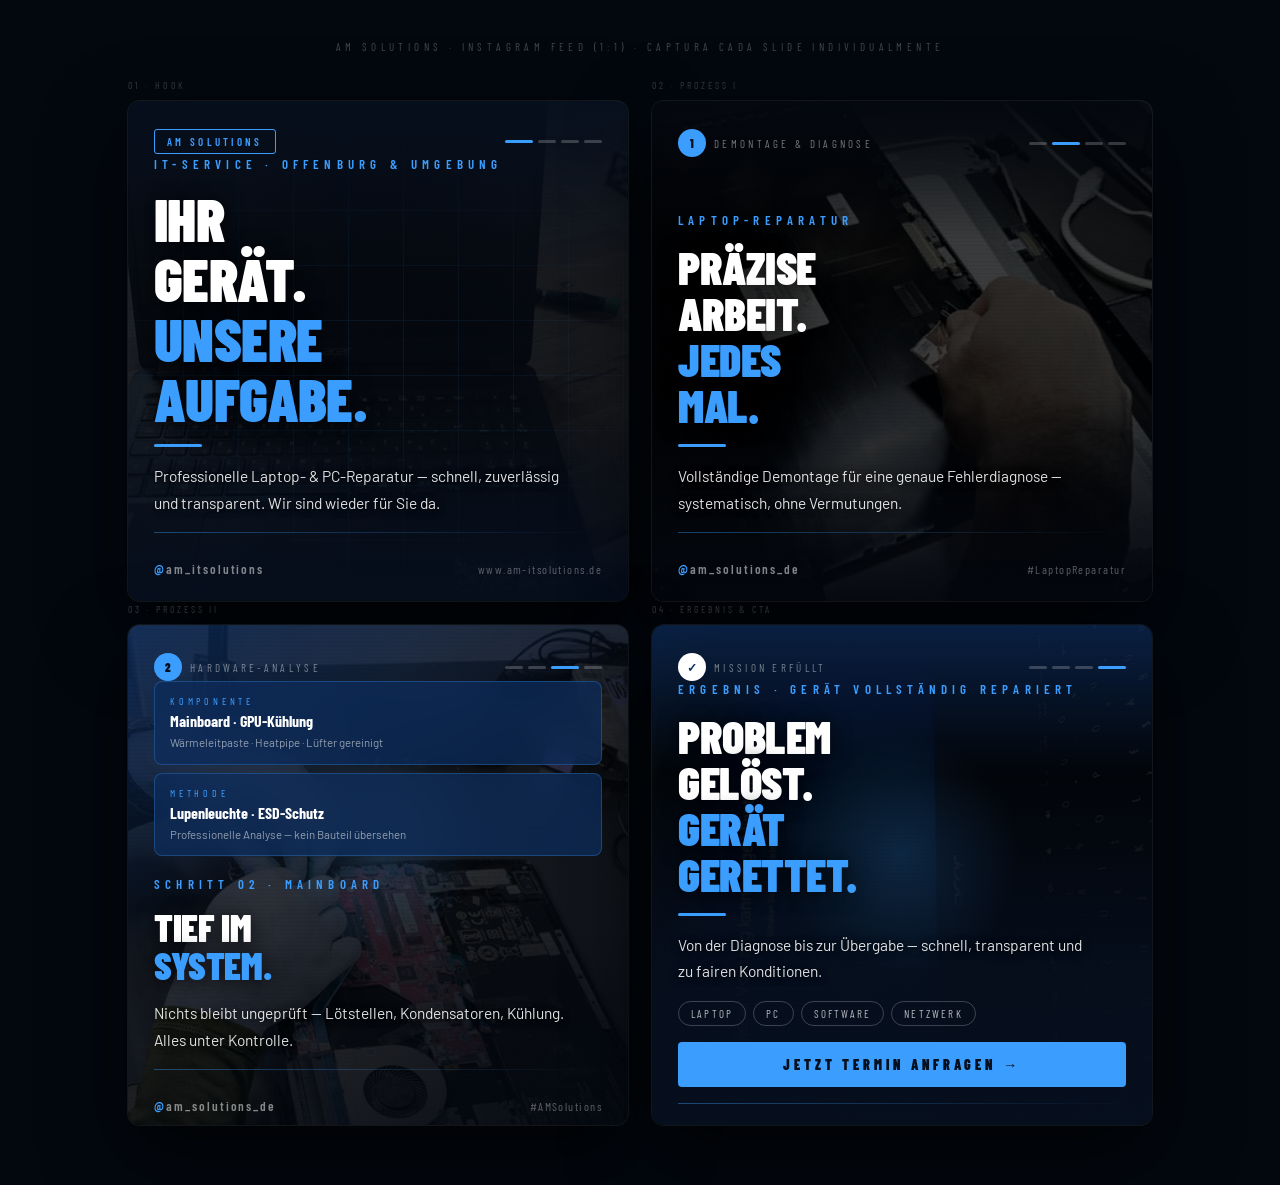
<file: am-solutions-stories-v3.html>
<!DOCTYPE html>
<html lang="de">
<head>
<meta charset="UTF-8"/>
<meta name="viewport" content="width=device-width, initial-scale=1.0"/>
<title>AM Solutions – Instagram Feed v3</title>
<link href="https://fonts.googleapis.com/css2?family=Barlow+Condensed:wght@400;600;700;800;900&family=Barlow:wght@300;400;500&display=swap" rel="stylesheet"/>
<style>
*, *::before, *::after { margin:0; padding:0; box-sizing:border-box; }
:root {
  --blue:    #0d2d5e;
  --deep:    #060f1e;
  --accent:  #3b9eff;
  --white:   #ffffff;
  --yellow:  #f5c842;
}

body {
  background: #03080f;
  font-family: 'Barlow', sans-serif;
  display: flex;
  flex-direction: column;
  align-items: center;
  padding: 40px 16px 60px;
  gap: 48px;
}

.page-title {
  font-family: 'Barlow Condensed', sans-serif;
  font-size: 11px;
  letter-spacing: 0.4em;
  text-transform: uppercase;
  color: rgba(255,255,255,0.25);
  text-align: center;
}

.stories-row {
  display: flex;
  gap: 24px;
  flex-wrap: wrap;
  justify-content: center;
  align-items: flex-start;
}

.wrap { position: relative; }
.wrap-label {
  position: absolute;
  top: -22px; left: 0;
  font-family: 'Barlow Condensed', sans-serif;
  font-size: 10px;
  letter-spacing: 0.28em;
  text-transform: uppercase;
  color: rgba(255,255,255,0.2);
}

/* Feed card: 500×500 (1:1 Instagram Feed) */
.story {
  position: relative;
  width: 500px;
  height: 500px;
  overflow: hidden;
  border-radius: 12px;
  box-shadow: 0 0 0 1px rgba(255,255,255,0.07), 0 30px 80px rgba(0,0,0,0.75);
}

/* ── BG PHOTO LAYER ── */
.bg {
  position: absolute; inset: 0;
  background-size: cover;
  background-position: center;
}

/* ── SHARED OVERLAY ── */
.ov {
  position: absolute; inset: 0;
}

/* Scanlines subtle */
.scan {
  position: absolute; inset: 0; z-index: 4; pointer-events: none;
  background: repeating-linear-gradient(
    0deg, transparent, transparent 3px,
    rgba(0,0,0,0.05) 3px, rgba(0,0,0,0.05) 4px
  );
}

/* ── CONTENT LAYER ── */
.cnt {
  position: relative; z-index: 10;
  height: 100%;
  display: flex; flex-direction: column;
  padding: 28px 26px 24px;
}

/* ── TOP ROW ── */
.top {
  display: flex;
  align-items: center;
  justify-content: space-between;
  margin-bottom: auto;
}

/* Progress bar style (4 dots) */
.prog {
  display: flex; gap: 5px; align-items: center;
}
.pd {
  height: 3px; border-radius: 2px;
  background: rgba(255,255,255,0.2);
  width: 18px;
}
.pd.on {
  background: var(--accent);
  width: 28px;
}

/* Small label tag */
.tag {
  font-family: 'Barlow Condensed', sans-serif;
  font-size: 11px;
  font-weight: 600;
  letter-spacing: 0.3em;
  text-transform: uppercase;
  color: var(--accent);
  border: 1.5px solid var(--accent);
  padding: 5px 12px;
  border-radius: 3px;
}

/* Step indicator */
.step {
  display: flex; align-items: center; gap: 8px;
}
.step-n {
  font-family: 'Barlow Condensed', sans-serif;
  font-size: 12px; font-weight: 900;
  background: var(--accent);
  color: var(--deep);
  width: 28px; height: 28px;
  display: flex; align-items: center; justify-content: center;
  border-radius: 50%;
}
.step-lbl {
  font-family: 'Barlow Condensed', sans-serif;
  font-size: 11px; letter-spacing: 0.3em; text-transform: uppercase;
  color: rgba(255,255,255,0.45);
}

/* ── BODY TEXT AREA ── */
.body {
  display: flex;
  flex-direction: column;
  gap: 16px;
  margin-top: auto;
}

/* KICKER — small label above headline */
.kicker {
  font-family: 'Barlow Condensed', sans-serif;
  font-size: 13px;
  font-weight: 600;
  letter-spacing: 0.4em;
  text-transform: uppercase;
  color: var(--accent);
}

/* HEADLINE — the hero text, BIG */
.headline {
  font-family: 'Barlow Condensed', sans-serif;
  font-weight: 900;
  text-transform: uppercase;
  color: var(--white);
  line-height: 1.0;
  letter-spacing: -0.01em;
  text-shadow: 0 2px 20px rgba(0,0,0,0.8);
}
.headline.xl  { font-size: 60px; }
.headline.lg  { font-size: 46px; }
.headline.md  { font-size: 38px; }
.hl { color: var(--accent); }

/* Divider rule */
.rule {
  width: 48px; height: 3px;
  background: var(--accent);
  border-radius: 2px;
}

/* BODY COPY — readable, clear */
.copy {
  font-family: 'Barlow', sans-serif;
  font-size: 15.5px;
  font-weight: 400;
  line-height: 1.7;
  color: rgba(255,255,255,0.88);
  text-shadow: 0 1px 8px rgba(0,0,0,0.9);
  max-width: 420px;
}

/* Separator */
.sep {
  width: 100%;
  height: 1px;
  background: linear-gradient(90deg, rgba(59,158,255,0.4), transparent);
}

/* Footer row */
.foot {
  display: flex;
  align-items: center;
  justify-content: space-between;
  padding-top: 12px;
}
.foot-handle {
  font-family: 'Barlow Condensed', sans-serif;
  font-size: 13px;
  font-weight: 600;
  letter-spacing: 0.15em;
  color: rgba(255,255,255,0.5);
}
.foot-handle span { color: var(--accent); }
.foot-url {
  font-family: 'Barlow Condensed', sans-serif;
  font-size: 12px;
  letter-spacing: 0.12em;
  color: rgba(255,255,255,0.35);
}

/* Detail card (story 3) */
.dcard {
  background: rgba(13,45,94,0.72);
  backdrop-filter: blur(16px);
  border: 1px solid rgba(59,158,255,0.28);
  border-radius: 8px;
  padding: 13px 15px;
  display: flex; flex-direction: column; gap: 4px;
}
.dcard-lbl {
  font-family: 'Barlow Condensed', sans-serif;
  font-size: 10px; letter-spacing: 0.38em; text-transform: uppercase;
  color: var(--accent);
}
.dcard-val {
  font-family: 'Barlow Condensed', sans-serif;
  font-size: 16px; font-weight: 700;
  color: var(--white);
}
.dcard-sub {
  font-size: 11.5px;
  color: rgba(255,255,255,0.55);
  line-height: 1.45;
}

/* CTA button (story 4) */
.cta-btn {
  display: block;
  background: var(--accent);
  color: var(--deep);
  font-family: 'Barlow Condensed', sans-serif;
  font-size: 14px; font-weight: 900;
  letter-spacing: 0.28em; text-transform: uppercase;
  padding: 14px 20px;
  border-radius: 4px;
  text-align: center;
}

/* Pills row */
.pills { display: flex; flex-wrap: wrap; gap: 7px; }
.pill {
  font-family: 'Barlow Condensed', sans-serif;
  font-size: 11px; letter-spacing: 0.2em; text-transform: uppercase;
  color: rgba(255,255,255,0.7);
  border: 1px solid rgba(255,255,255,0.22);
  padding: 5px 12px; border-radius: 20px;
}

/* Glow orb */
.glow {
  position: absolute; z-index: 3;
  width: 200px; height: 200px; border-radius: 50%;
  background: radial-gradient(circle, rgba(59,158,255,0.16) 0%, transparent 70%);
  pointer-events: none;
}
</style>
</head>
<body>

<div class="page-title">AM Solutions · Instagram Feed (1:1) · Captura cada slide individualmente</div>

<div class="stories-row">

<!-- ══════════════════════════════
     STORY 1 — HOOK
══════════════════════════════ -->
<div class="wrap">
  <div class="wrap-label">01 · Hook</div>
  <div class="story">

    <div class="bg" style="
      background-image: url('[data-uri]');
      background-position: center 30%;
      filter: brightness(0.2) saturate(0.5);
    "></div>

    <div class="ov" style="background: linear-gradient(
      180deg,
      rgba(6,15,30,0.95) 0%,
      rgba(6,15,30,0.4) 35%,
      rgba(6,15,30,0.4) 60%,
      rgba(6,15,30,0.97) 100%
    );"></div>

    <!-- Grid lines subtle -->
    <div class="ov" style="
      opacity:0.1;
      background-image: linear-gradient(90deg,rgba(59,158,255,1) 1px,transparent 1px),linear-gradient(0deg,rgba(59,158,255,1) 1px,transparent 1px);
      background-size:55px 55px;
      mask-image: radial-gradient(ellipse 70% 50% at 50% 50%,black,transparent);
    "></div>

    <div class="scan"></div>

    <div class="cnt">
      <div class="top">
        <div class="tag">AM Solutions</div>
        <div class="prog">
          <div class="pd on"></div>
          <div class="pd"></div>
          <div class="pd"></div>
          <div class="pd"></div>
        </div>
      </div>

      <div class="body">
        <div class="kicker">IT-Service · Offenburg & Umgebung</div>
        <div class="headline xl">Ihr<br>Gerät.<br><span class="hl">Unsere<br>Aufgabe.</span></div>
        <div class="rule"></div>
        <div class="copy">
          Professionelle Laptop- & PC-Reparatur —
          schnell, zuverlässig und transparent.
          Wir sind wieder für Sie da.
        </div>
        <div class="sep"></div>
        <div class="foot">
          <div class="foot-handle"><span>@</span>am_itsolutions</div>
          <div class="foot-url"> www.am-itsolutions.de</div>
        </div>
      </div>
    </div>

  </div>
</div>

<!-- ══════════════════════════════
     STORY 2 — PROZESS I
══════════════════════════════ -->
<div class="wrap">
  <div class="wrap-label">02 · Prozess I</div>
  <div class="story">

    <div class="bg" style="
      background-image: url('[data-uri]');
      background-position: center;
      filter: brightness(0.3) saturate(0.6) contrast(1.1);
    "></div>

    <div class="ov" style="background: linear-gradient(
      180deg,
      rgba(4,8,15,0.96) 0%,
      rgba(4,8,15,0.2) 28%,
      rgba(4,8,15,0.15) 58%,
      rgba(4,8,15,0.93) 100%
    );"></div>

    <div class="scan"></div>

    <div class="cnt">
      <div class="top">
        <div class="step">
          <div class="step-n">1</div>
          <div class="step-lbl">Demontage & Diagnose</div>
        </div>
        <div class="prog">
          <div class="pd"></div>
          <div class="pd on"></div>
          <div class="pd"></div>
          <div class="pd"></div>
        </div>
      </div>

      <div class="body">
        <div class="kicker">Laptop-Reparatur</div>
        <div class="headline lg">Präzise<br>Arbeit.<br><span class="hl">Jedes<br>Mal.</span></div>
        <div class="rule"></div>
        <div class="copy">
          Vollständige Demontage für eine
          genaue Fehlerdiagnose — systematisch,
          ohne Vermutungen.
        </div>
        <div class="sep"></div>
        <div class="foot">
          <div class="foot-handle"><span>@</span>am_solutions_de</div>
          <div class="foot-url">#LaptopReparatur</div>
        </div>
      </div>
    </div>

  </div>
</div>

<!-- ══════════════════════════════
     STORY 3 — PROZESS II
══════════════════════════════ -->
<div class="wrap">
  <div class="wrap-label">03 · Prozess II</div>
  <div class="story">

    <div class="bg" style="
      background-image: url('[data-uri]');
      background-position: center 20%;
      filter: brightness(0.28) saturate(0.7) hue-rotate(195deg);
    "></div>

    <div class="ov" style="background: linear-gradient(
      150deg,
      rgba(13,45,94,0.8) 0%,
      rgba(3,8,16,0.3) 45%,
      rgba(3,8,16,0.94) 100%
    );"></div>

    <div class="scan"></div>

    <!-- Glow -->
    <div class="glow" style="top:25%; left:50%; transform:translateX(-50%);"></div>

    <div class="cnt">
      <div class="top">
        <div class="step">
          <div class="step-n">2</div>
          <div class="step-lbl">Hardware-Analyse</div>
        </div>
        <div class="prog">
          <div class="pd"></div>
          <div class="pd"></div>
          <div class="pd on"></div>
          <div class="pd"></div>
        </div>
      </div>

      <div class="body">
        <div style="display:flex; flex-direction:column; gap:8px;">
          <div class="dcard">
            <div class="dcard-lbl">Komponente</div>
            <div class="dcard-val">Mainboard · GPU-Kühlung</div>
            <div class="dcard-sub">Wärmeleitpaste · Heatpipe · Lüfter gereinigt</div>
          </div>
          <div class="dcard">
            <div class="dcard-lbl">Methode</div>
            <div class="dcard-val">Lupenleuchte · ESD-Schutz</div>
            <div class="dcard-sub">Professionelle Analyse — kein Bauteil übersehen</div>
          </div>
        </div>

        <div class="kicker" style="margin-top:4px;">Schritt 02 · Mainboard</div>
        <div class="headline md">Tief im<br><span class="hl">System.</span></div>
        <div class="copy">
          Nichts bleibt ungeprüft —
          Lötstellen, Kondensatoren, Kühlung.
          Alles unter Kontrolle.
        </div>

        <div class="sep"></div>
        <div class="foot">
          <div class="foot-handle"><span>@</span>am_solutions_de</div>
          <div class="foot-url">#AMSolutions</div>
        </div>
      </div>
    </div>

  </div>
</div>

<!-- ══════════════════════════════
     STORY 4 — CTA
══════════════════════════════ -->
<div class="wrap">
  <div class="wrap-label">04 · Ergebnis & CTA</div>
  <div class="story">

    <div class="bg" style="
      background-image: url('[data-uri]');
      background-position: center 25%;
      filter: brightness(0.22) saturate(0.5) contrast(1.2);
    "></div>

    <div class="ov" style="background: linear-gradient(
      180deg,
      rgba(13,45,94,0.7) 0%,
      rgba(6,15,30,0.3) 30%,
      rgba(6,15,30,0.9) 68%,
      rgba(6,15,30,1.0) 100%
    );"></div>

    <div class="scan"></div>

    <!-- Glow orb -->
    <div class="glow" style="top:22%; left:50%; transform:translateX(-50%); width:240px; height:240px;"></div>

    <div class="cnt">
      <div class="top">
        <div class="step">
          <div class="step-n" style="background:var(--white);color:var(--blue);">✓</div>
          <div class="step-lbl">Mission erfüllt</div>
        </div>
        <div class="prog">
          <div class="pd"></div>
          <div class="pd"></div>
          <div class="pd"></div>
          <div class="pd on"></div>
        </div>
      </div>

      <div class="body">
        <div class="kicker">Ergebnis · Gerät vollständig repariert</div>
        <div class="headline lg">Problem<br>gelöst.<br><span class="hl">Gerät<br>gerettet.</span></div>
        <div class="rule"></div>
        <div class="copy">
          Von der Diagnose bis zur Übergabe —
          schnell, transparent und zu
          fairen Konditionen.
        </div>
        <div class="pills">
          <div class="pill">Laptop</div>
          <div class="pill">PC</div>
          <div class="pill">Software</div>
          <div class="pill">Netzwerk</div>
        </div>
        <div class="cta-btn">Jetzt Termin anfragen →</div>
        <div class="sep"></div>
        <div class="foot">
          <div class="foot-handle"><span>@</span>am_solutions_de</div>
          <div class="foot-url">am-itsolutions.de</div>
        </div>
      </div>
    </div>

  </div>
</div>

</div><!-- end stories-row -->

</body>
</html>
</file>
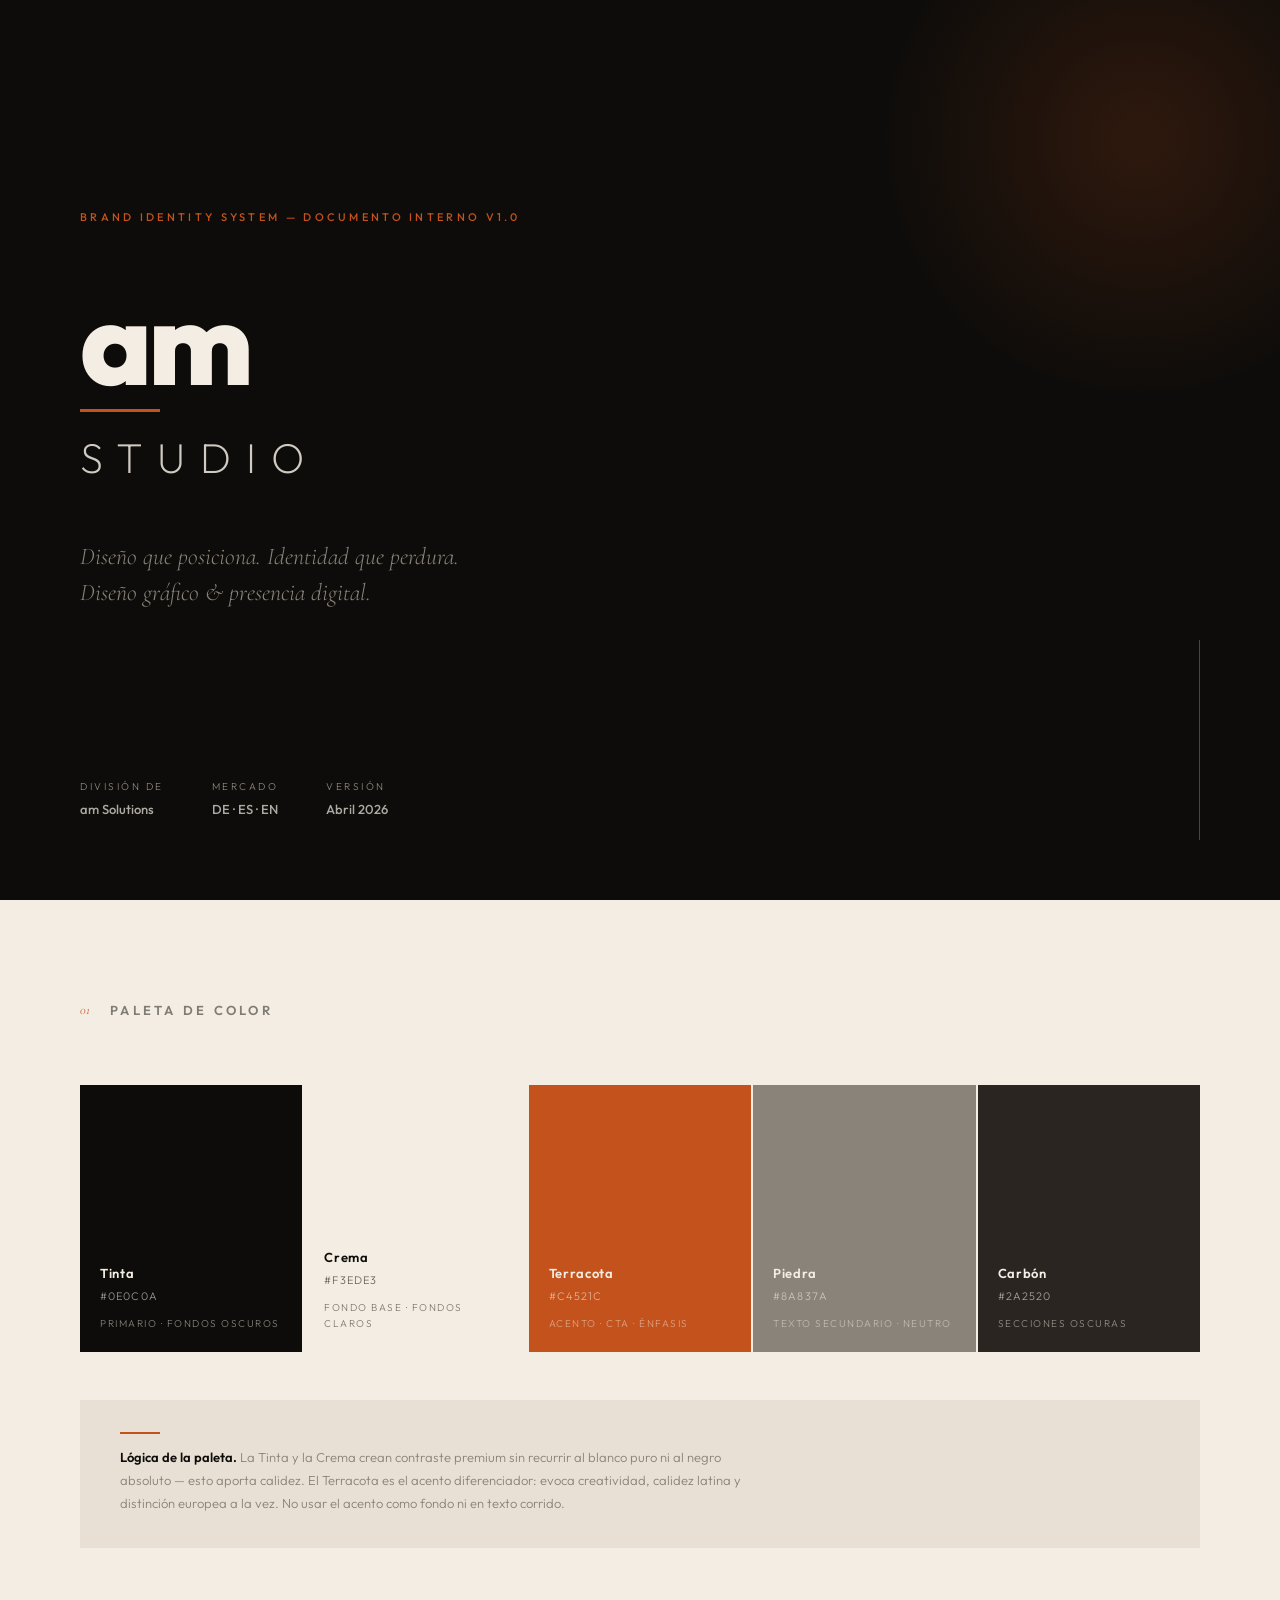
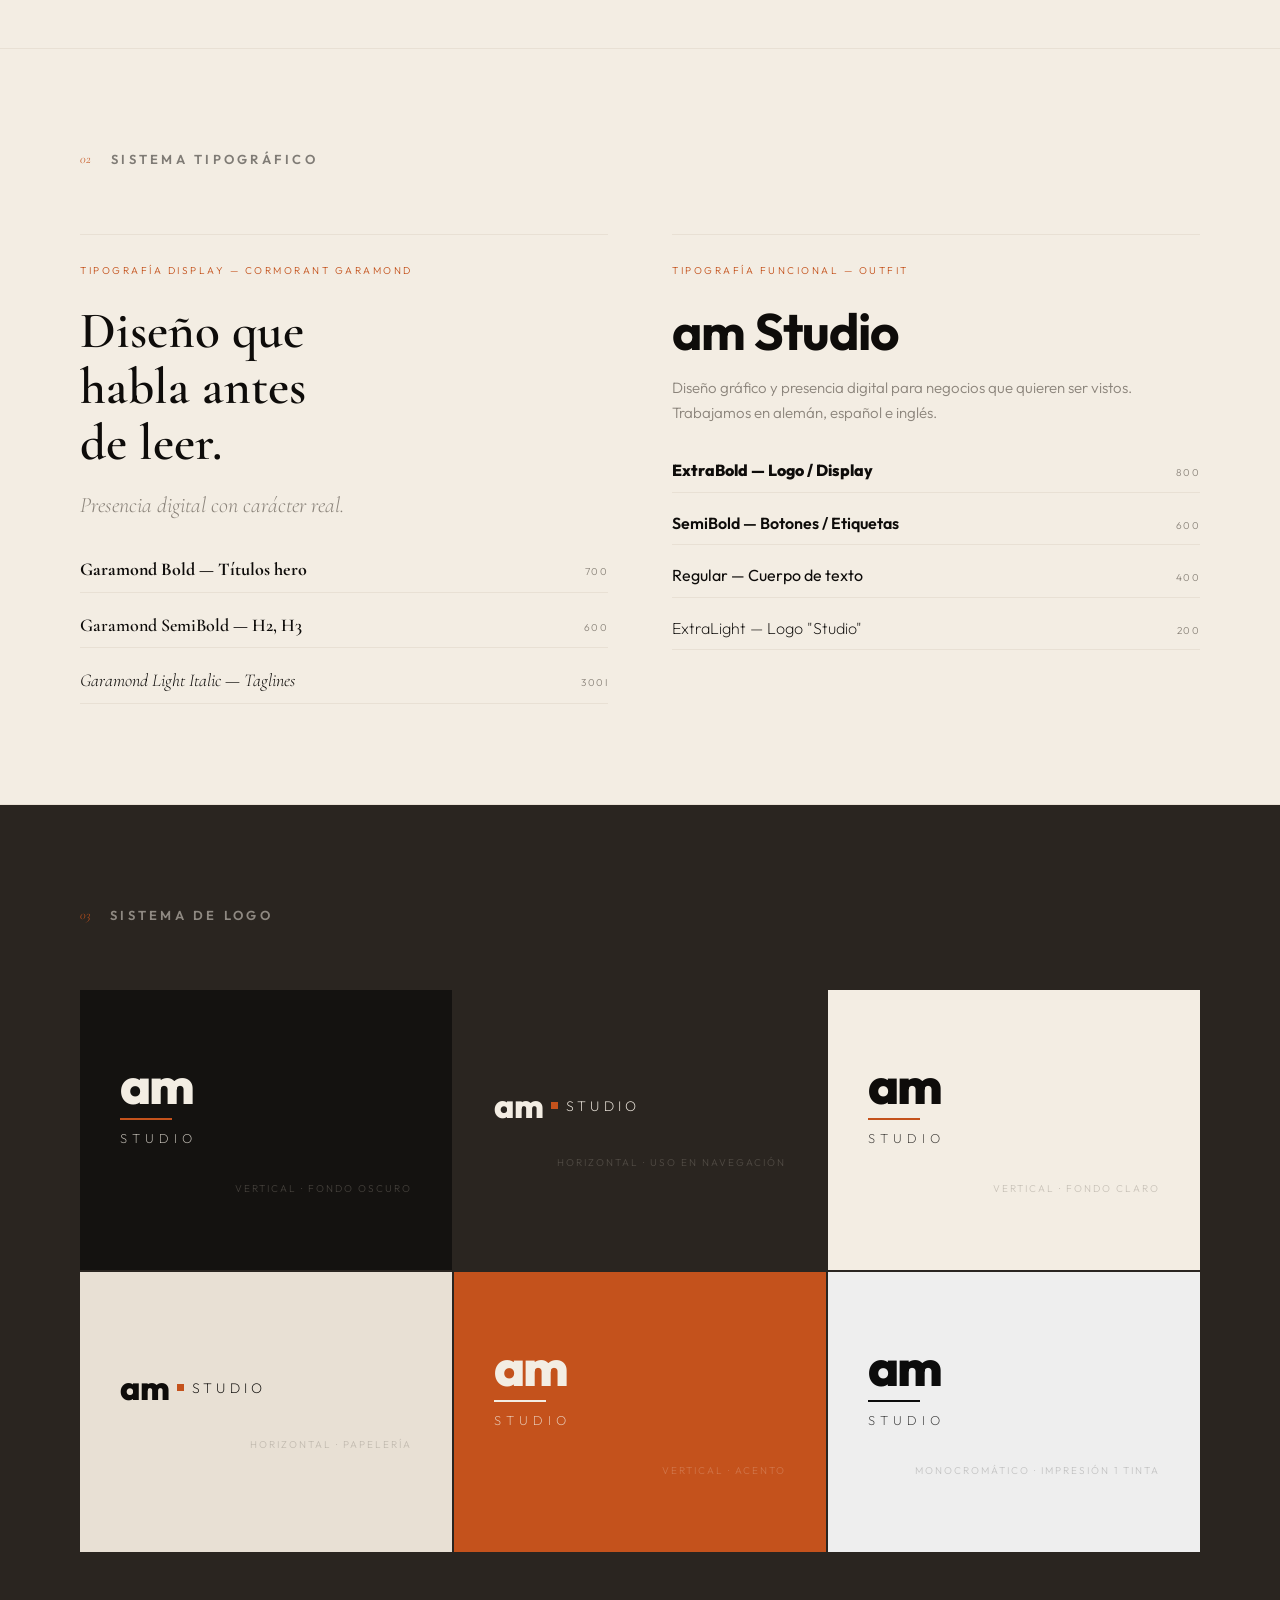
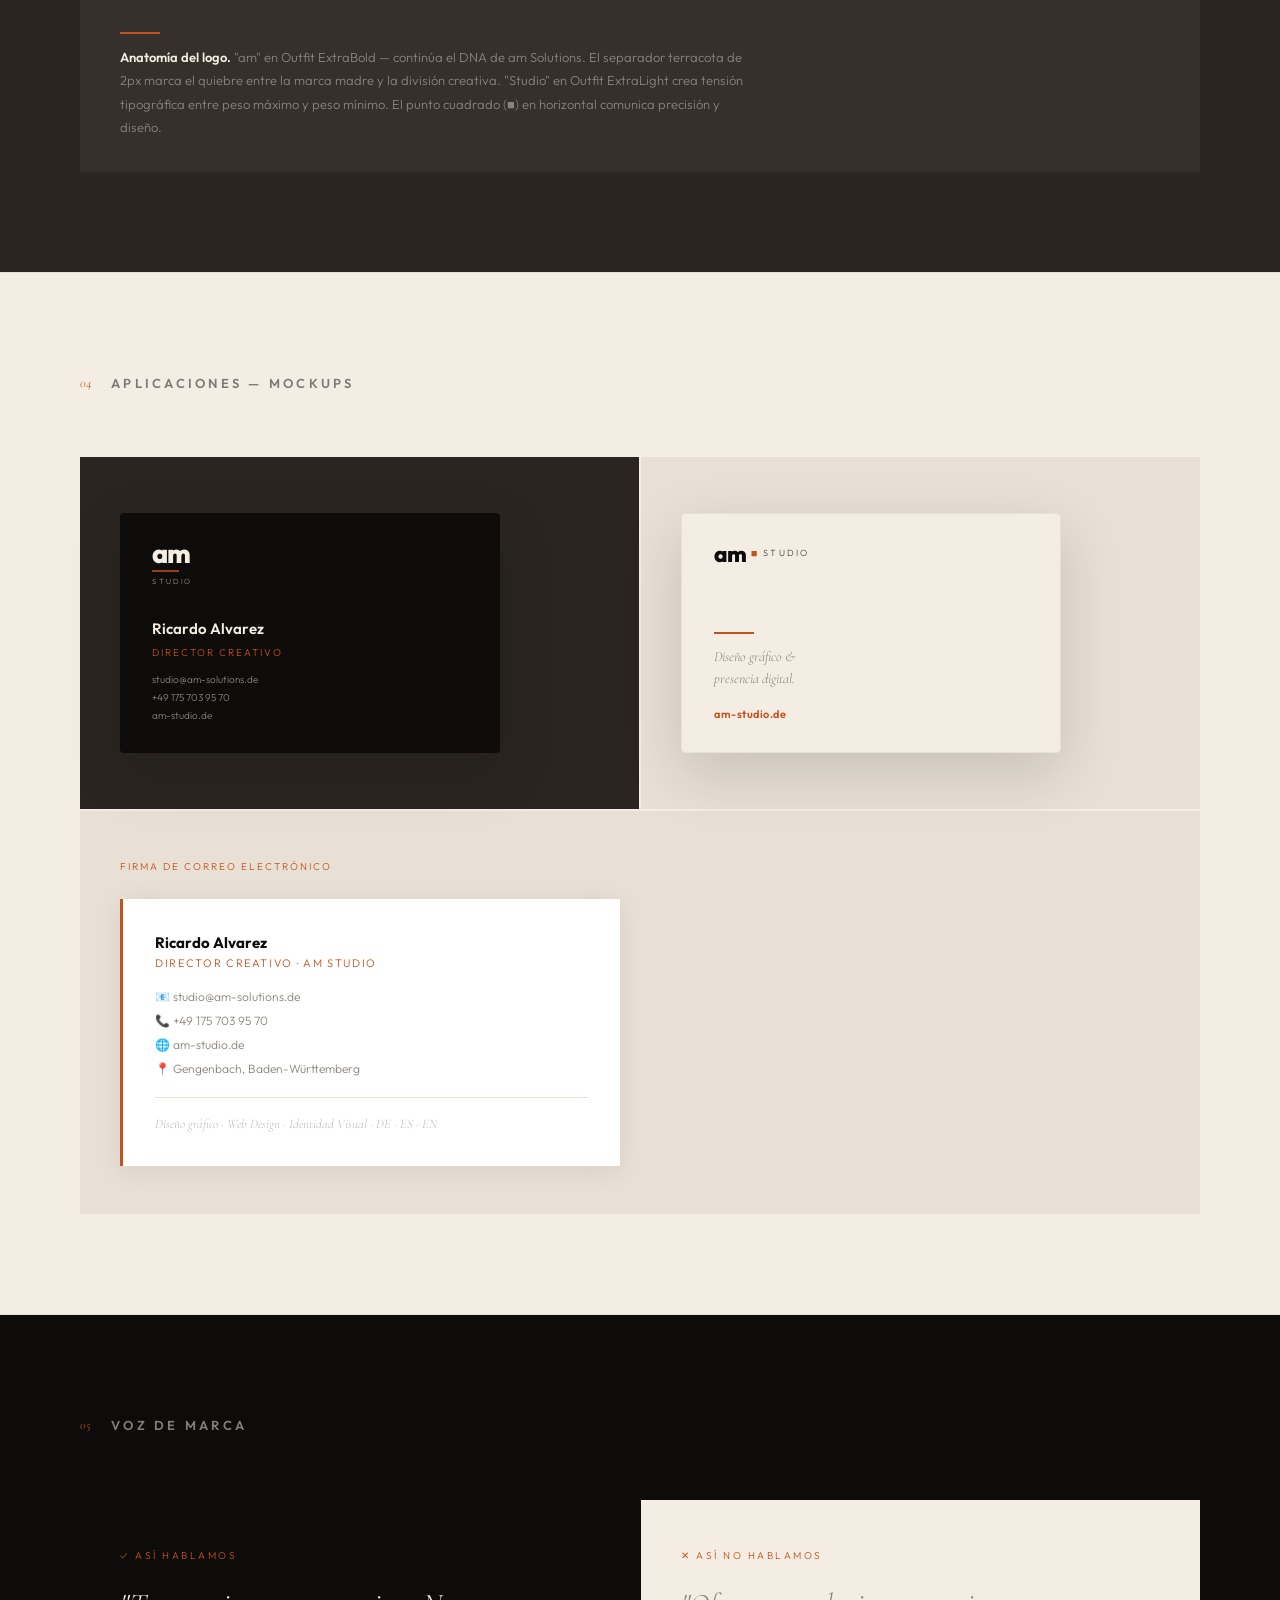
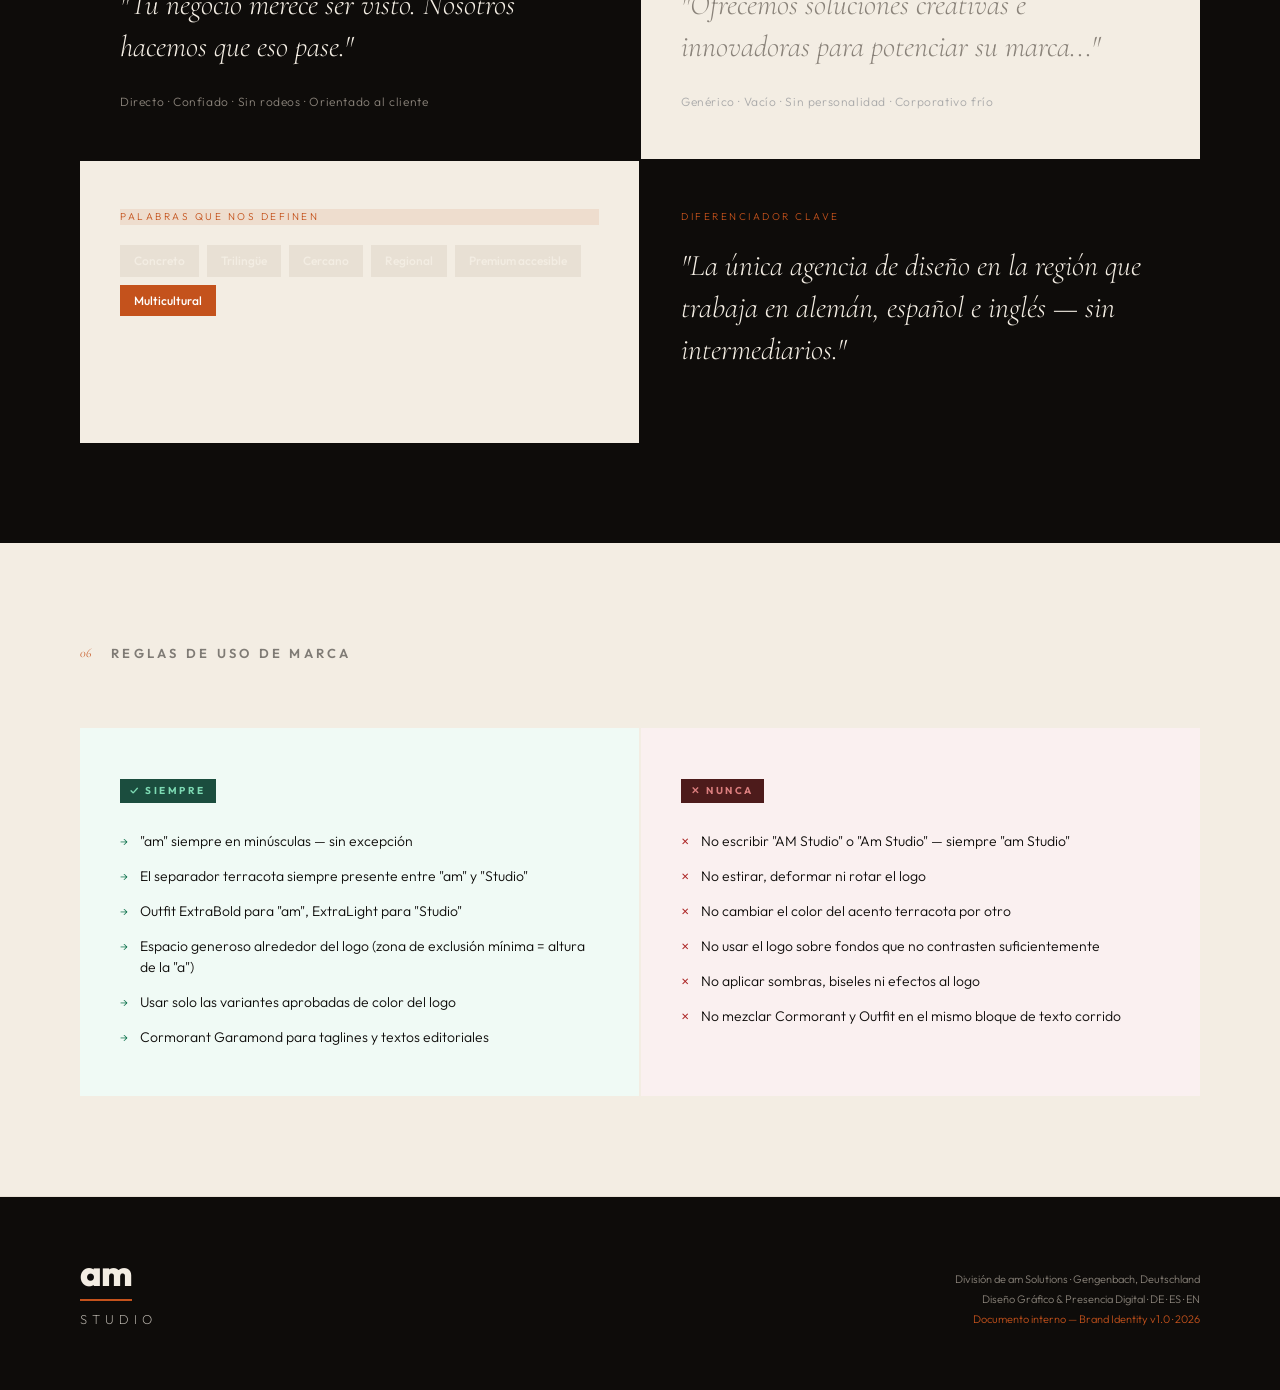
<file: am-studio-brand-identity.html>
﻿<!DOCTYPE html>
<html lang="es">
<head>
<meta charset="UTF-8">
<meta name="viewport" content="width=device-width, initial-scale=1.0">
<meta name="theme-color" content="#0E0C0A">
<meta name="apple-mobile-web-app-status-bar-style" content="black-translucent">
<link rel="icon" type="image/png" href="Logo/Favicon_AMStudio.png">
<title>AM Studio — Brand Identity System</title>
<link rel="preconnect" href="https://fonts.googleapis.com">
<link href="https://fonts.googleapis.com/css2?family=Cormorant+Garamond:ital,wght@0,300;0,400;0,600;0,700;1,300;1,400&family=Outfit:wght@200;300;400;500;600;700;800&display=swap" rel="stylesheet">
<link rel="stylesheet" href="css/brand-identity.css">
</head>
<body>

<!-- ══ COVER ══════════════════════════════════════════ -->
<div class="cover">
  <div class="cover-label">Brand Identity System — Documento Interno v1.0</div>

  <div class="logo-mark">
    <div class="logo-am">am</div>
    <div class="logo-rule"></div>
    <div class="logo-studio">Studio</div>
  </div>

  <p class="cover-tagline">
    Diseño que posiciona. Identidad que perdura.<br>
    Diseño gráfico &amp; presencia digital.
  </p>

  <div class="cover-meta">
    <div class="cover-meta-item">
      <span class="meta-label">División de</span>
      <span class="meta-value">am Solutions</span>
    </div>
    <div class="cover-meta-item">
      <span class="meta-label">Mercado</span>
      <span class="meta-value">DE · ES · EN</span>
    </div>
    <div class="cover-meta-item">
      <span class="meta-label">Versión</span>
      <span class="meta-value">Abril 2026</span>
    </div>
  </div>
</div>

<!-- ══ 01 COLORS ══════════════════════════════════════ -->
<div class="section">
  <div class="section-header">
    <span class="section-num">01</span>
    <span class="section-title">Paleta de Color</span>
  </div>

  <div class="color-grid">
    <!-- Ink -->
    <div class="color-swatch" style="background:#0E0C0A; color:#F3EDE3;">
      <div class="swatch-name">Tinta</div>
      <div class="swatch-hex">#0E0C0A</div>
      <div class="swatch-role">Primario · Fondos oscuros</div>
    </div>
    <!-- Cream -->
    <div class="color-swatch" style="background:#F3EDE3; color:#0E0C0A;">
      <div class="swatch-name">Crema</div>
      <div class="swatch-hex">#F3EDE3</div>
      <div class="swatch-role">Fondo base · Fondos claros</div>
    </div>
    <!-- Terra -->
    <div class="color-swatch" style="background:#C4521C; color:#F3EDE3;">
      <div class="swatch-name">Terracota</div>
      <div class="swatch-hex">#C4521C</div>
      <div class="swatch-role">Acento · CTA · Énfasis</div>
    </div>
    <!-- Stone -->
    <div class="color-swatch" style="background:#8A837A; color:#F3EDE3;">
      <div class="swatch-name">Piedra</div>
      <div class="swatch-hex">#8A837A</div>
      <div class="swatch-role">Texto secundario · Neutro</div>
    </div>
    <!-- Warm Mid -->
    <div class="color-swatch" style="background:#2A2520; color:#F3EDE3;">
      <div class="swatch-name">Carbón</div>
      <div class="swatch-hex">#2A2520</div>
      <div class="swatch-role">Secciones oscuras</div>
    </div>
  </div>

  <div style="margin-top:48px; padding:32px 40px; background:var(--light-edge);">
    <div class="divider"></div>
    <p style="font-size:13px; color:var(--stone); line-height:1.8; max-width:640px;">
      <strong style="color:var(--ink); font-weight:600;">Lógica de la paleta.</strong>
      La Tinta y la Crema crean contraste premium sin recurrir al blanco puro ni al negro absoluto — esto aporta calidez. El Terracota es el acento diferenciador: evoca creatividad, calidez latina y distinción europea a la vez. No usar el acento como fondo ni en texto corrido.
    </p>
  </div>
</div>

<!-- ══ 02 TYPOGRAPHY ══════════════════════════════════ -->
<div class="section">
  <div class="section-header">
    <span class="section-num">02</span>
    <span class="section-title">Sistema Tipográfico</span>
  </div>

  <div class="type-showcase">
    <!-- Display -->
    <div class="type-family">
      <div class="type-meta">Tipografía Display — Cormorant Garamond</div>
      <div class="type-display-sample">Diseño que<br>habla antes<br>de leer.</div>
      <div class="type-display-italic">Presencia digital con carácter real.</div>
      <div class="type-weights">
        <div class="type-weight-row">
          <span class="tw-sample" style="font-weight:700;">Garamond Bold — Títulos hero</span>
          <span class="tw-label">700</span>
        </div>
        <div class="type-weight-row">
          <span class="tw-sample" style="font-weight:600;">Garamond SemiBold — H2, H3</span>
          <span class="tw-label">600</span>
        </div>
        <div class="type-weight-row">
          <span class="tw-sample" style="font-style:italic; font-weight:300;">Garamond Light Italic — Taglines</span>
          <span class="tw-label">300i</span>
        </div>
      </div>
    </div>

    <!-- Sans -->
    <div class="type-family">
      <div class="type-meta">Tipografía Funcional — Outfit</div>
      <div class="sans-specimen">am Studio</div>
      <div style="font-family:'Outfit',sans-serif; font-size:15px; color:var(--stone); margin-bottom:24px; line-height:1.7; font-weight:300;">
        Diseño gráfico y presencia digital para negocios que quieren ser vistos. Trabajamos en alemán, español e inglés.
      </div>
      <div class="sans-weights">
        <div class="sw-row">
          <span class="sw-sample" style="font-weight:800;">ExtraBold — Logo / Display</span>
          <span class="sw-label">800</span>
        </div>
        <div class="sw-row">
          <span class="sw-sample" style="font-weight:600;">SemiBold — Botones / Etiquetas</span>
          <span class="sw-label">600</span>
        </div>
        <div class="sw-row">
          <span class="sw-sample" style="font-weight:400;">Regular — Cuerpo de texto</span>
          <span class="sw-label">400</span>
        </div>
        <div class="sw-row">
          <span class="sw-sample" style="font-weight:200;">ExtraLight — Logo "Studio"</span>
          <span class="sw-label">200</span>
        </div>
      </div>
    </div>
  </div>
</div>

<!-- ══ 03 LOGO SYSTEM ══════════════════════════════════ -->
<div class="section section-dark">
  <div class="section-header">
    <span class="section-num" style="color:var(--terra);">03</span>
    <span class="section-title" style="color:var(--cream);">Sistema de Logo</span>
  </div>

  <div class="logo-grid">
    <!-- Stacked — light on dark -->
    <div class="logo-cell" style="background:#141210;">
      <div class="logo-stacked">
        <div class="ls-am" style="color:#F3EDE3;">am</div>
        <div class="ls-rule"></div>
        <div class="ls-studio" style="color:#F3EDE3;">Studio</div>
      </div>
      <span class="logo-cell-label" style="color:var(--stone);">Vertical · Fondo oscuro</span>
    </div>

    <!-- Inline — light on dark -->
    <div class="logo-cell" style="background:var(--warm-mid);">
      <div class="logo-inline">
        <div class="li-am" style="color:#F3EDE3;">am</div>
        <div class="li-dot"></div>
        <div class="li-studio" style="color:#F3EDE3;">Studio</div>
      </div>
      <span class="logo-cell-label" style="color:var(--stone);">Horizontal · Uso en navegación</span>
    </div>

    <!-- Stacked — dark on light -->
    <div class="logo-cell" style="background:#F3EDE3;">
      <div class="logo-stacked">
        <div class="ls-am" style="color:var(--ink);">am</div>
        <div class="ls-rule"></div>
        <div class="ls-studio" style="color:var(--ink);">Studio</div>
      </div>
      <span class="logo-cell-label" style="color:var(--stone);">Vertical · Fondo claro</span>
    </div>

    <!-- Inline — dark on light -->
    <div class="logo-cell" style="background:#E8E0D4;">
      <div class="logo-inline">
        <div class="li-am" style="color:var(--ink);">am</div>
        <div class="li-dot"></div>
        <div class="li-studio" style="color:var(--ink);">Studio</div>
      </div>
      <span class="logo-cell-label" style="color:var(--stone);">Horizontal · Papelería</span>
    </div>

    <!-- Terra accent -->
    <div class="logo-cell" style="background:var(--terra);">
      <div class="logo-stacked">
        <div class="ls-am" style="color:#F3EDE3;">am</div>
        <div class="ls-rule" style="background:#F3EDE3;"></div>
        <div class="ls-studio" style="color:#F3EDE3;">Studio</div>
      </div>
      <span class="logo-cell-label" style="color:rgba(255,255,255,0.5);">Vertical · Acento</span>
    </div>

    <!-- Monochrome -->
    <div class="logo-cell" style="background:#F3EDE3; filter:grayscale(1);">
      <div class="logo-stacked">
        <div class="ls-am" style="color:#0E0C0A;">am</div>
        <div class="ls-rule" style="background:#0E0C0A;"></div>
        <div class="ls-studio" style="color:#0E0C0A;">Studio</div>
      </div>
      <span class="logo-cell-label" style="color:#8A837A;">Monocromático · Impresión 1 tinta</span>
    </div>
  </div>

  <div style="margin-top:48px; padding:32px 40px; background:rgba(255,255,255,0.05);">
    <div class="divider"></div>
    <p style="font-size:13px; color:var(--stone); line-height:1.8; max-width:640px;">
      <strong style="color:var(--cream); font-weight:600;">Anatomía del logo.</strong>
      "am" en Outfit ExtraBold — continúa el DNA de am Solutions. El separador terracota de 2px marca el quiebre entre la marca madre y la división creativa. "Studio" en Outfit ExtraLight crea tensión tipográfica entre peso máximo y peso mínimo. El punto cuadrado (■) en horizontal comunica precisión y diseño.
    </p>
  </div>
</div>

<!-- ══ 04 MOCKUPS ══════════════════════════════════════ -->
<div class="section">
  <div class="section-header">
    <span class="section-num">04</span>
    <span class="section-title">Aplicaciones — Mockups</span>
  </div>

  <div class="mockup-row">
    <!-- Card dark -->
    <div class="mockup-panel dark">
      <div class="card-front">
        <div class="logo-stacked" style="transform:scale(0.75); transform-origin:left top;">
          <div class="ls-am" style="color:#F3EDE3; font-size:36px;">am</div>
          <div class="ls-rule" style="width:36px; margin:7px 0 5px;"></div>
          <div class="ls-studio" style="color:#F3EDE3; font-size:10px; letter-spacing:0.3em;">Studio</div>
        </div>
        <div>
          <div class="card-name" style="color:#F3EDE3;">Ricardo Alvarez</div>
          <div class="card-title">Director Creativo</div>
          <div class="card-contact" style="margin-top:10px;">
            studio@am-solutions.de<br>
            +49 175 703 95 70<br>
            am-studio.de
          </div>
        </div>
      </div>
    </div>

    <!-- Card light -->
    <div class="mockup-panel" style="background:#E8E0D4;">
      <div class="card-back">
        <div class="logo-inline" style="transform:scale(0.75); transform-origin:left top;">
          <div class="li-am" style="color:var(--ink); font-size:30px;">am</div>
          <div class="li-dot"></div>
          <div class="li-studio" style="color:var(--ink); font-size:12px; letter-spacing:0.25em;">Studio</div>
        </div>
        <div>
          <div style="width:40px; height:2px; background:var(--terra); margin-bottom:12px;"></div>
          <div style="font-family:'Cormorant Garamond',serif; font-style:italic; font-size:14px; color:var(--stone); line-height:1.6;">
            Diseño gráfico &amp;<br>presencia digital.
          </div>
          <div style="margin-top:16px;" class="card-url">am-studio.de</div>
        </div>
      </div>
    </div>
  </div>

  <!-- Email signature mockup -->
  <div style="margin-top:2px; padding:48px 40px; background:var(--light-edge);">
    <div style="font-size:10px; letter-spacing:0.2em; text-transform:uppercase; color:var(--terra); margin-bottom:24px;">Firma de correo electrónico</div>
    <div style="background:white; padding:32px; max-width:500px; border-left:3px solid var(--terra); box-shadow:0 4px 24px rgba(14,12,10,0.08);">
      <div style="font-family:'Outfit',sans-serif; font-weight:700; font-size:15px; color:var(--ink);">Ricardo Alvarez</div>
      <div style="font-family:'Outfit',sans-serif; font-size:11px; color:var(--terra); letter-spacing:0.15em; text-transform:uppercase; margin-bottom:12px;">Director Creativo · am Studio</div>
      <div style="font-size:12px; color:var(--stone); line-height:2; font-family:'Outfit',sans-serif;">
        📧 studio@am-solutions.de<br>
        📞 +49 175 703 95 70<br>
        🌐 am-studio.de<br>
        📍 Gengenbach, Baden-Württemberg
      </div>
      <div style="margin-top:16px; padding-top:16px; border-top:1px solid var(--light-edge); font-family:'Cormorant Garamond',serif; font-style:italic; font-size:13px; color:#bbb;">
        Diseño gráfico · Web Design · Identidad Visual · DE · ES · EN
      </div>
    </div>
  </div>
</div>

<!-- ══ 05 BRAND VOICE ══════════════════════════════════ -->
<div class="section" style="background:var(--ink); color:var(--cream); border-bottom:none;">
  <div class="section-header">
    <span class="section-num" style="color:var(--terra);">05</span>
    <span class="section-title" style="color:var(--cream);">Voz de Marca</span>
  </div>

  <div class="voice-grid">
    <div class="voice-cell dark">
      <span class="voice-label">✓ Así hablamos</span>
      <p class="voice-quote">"Tu negocio merece ser visto. Nosotros hacemos que eso pase."</p>
      <p class="voice-note">Directo · Confiado · Sin rodeos · Orientado al cliente</p>
    </div>
    <div class="voice-cell">
      <span class="voice-label">✕ Así no hablamos</span>
      <p class="voice-quote" style="color:var(--stone);">"Ofrecemos soluciones creativas e innovadoras para potenciar su marca..."</p>
      <p class="voice-note" style="color:#aaa;">Genérico · Vacío · Sin personalidad · Corporativo frío</p>
    </div>
    <div class="voice-cell">
      <span class="voice-label" style="background:rgba(196,82,28,0.1);">Palabras que nos definen</span>
      <div style="display:flex; flex-wrap:wrap; gap:8px; margin-top:8px;">
        <span style="padding:6px 14px; background:var(--light-edge); font-size:12px; font-family:'Outfit',sans-serif; font-weight:500;">Concreto</span>
        <span style="padding:6px 14px; background:var(--light-edge); font-size:12px; font-family:'Outfit',sans-serif; font-weight:500;">Trilingüe</span>
        <span style="padding:6px 14px; background:var(--light-edge); font-size:12px; font-family:'Outfit',sans-serif; font-weight:500;">Cercano</span>
        <span style="padding:6px 14px; background:var(--light-edge); font-size:12px; font-family:'Outfit',sans-serif; font-weight:500;">Regional</span>
        <span style="padding:6px 14px; background:var(--light-edge); font-size:12px; font-family:'Outfit',sans-serif; font-weight:500;">Premium accesible</span>
        <span style="padding:6px 14px; background:var(--terra); color:white; font-size:12px; font-family:'Outfit',sans-serif; font-weight:500;">Multicultural</span>
      </div>
    </div>
    <div class="voice-cell dark">
      <span class="voice-label">Diferenciador clave</span>
      <p class="voice-quote">"La única agencia de diseño en la región que trabaja en alemán, español e inglés — sin intermediarios."</p>
    </div>
  </div>
</div>

<!-- ══ 06 DO / DON'T ══════════════════════════════════ -->
<div class="section">
  <div class="section-header">
    <span class="section-num">06</span>
    <span class="section-title">Reglas de Uso de Marca</span>
  </div>

  <div class="dd-grid">
    <div class="dd-cell dd-do" style="background:#F0FAF5;">
      <span class="dd-label">✓ Siempre</span>
      <ul class="dd-list">
        <li>"am" siempre en minúsculas — sin excepción</li>
        <li>El separador terracota siempre presente entre "am" y "Studio"</li>
        <li>Outfit ExtraBold para "am", ExtraLight para "Studio"</li>
        <li>Espacio generoso alrededor del logo (zona de exclusión mínima = altura de la "a")</li>
        <li>Usar solo las variantes aprobadas de color del logo</li>
        <li>Cormorant Garamond para taglines y textos editoriales</li>
      </ul>
    </div>
    <div class="dd-cell dd-dont" style="background:#FAF0F0;">
      <span class="dd-label">✕ Nunca</span>
      <ul class="dd-list">
        <li>No escribir "AM Studio" o "Am Studio" — siempre "am Studio"</li>
        <li>No estirar, deformar ni rotar el logo</li>
        <li>No cambiar el color del acento terracota por otro</li>
        <li>No usar el logo sobre fondos que no contrasten suficientemente</li>
        <li>No aplicar sombras, biseles ni efectos al logo</li>
        <li>No mezclar Cormorant y Outfit en el mismo bloque de texto corrido</li>
      </ul>
    </div>
  </div>
</div>

<!-- ══ FOOTER ══════════════════════════════════════════ -->
<div class="id-footer">
  <div class="id-footer-logo">
    <div class="logo-stacked">
      <div class="ls-am" style="color:#F3EDE3;">am</div>
      <div class="ls-rule"></div>
      <div class="ls-studio" style="color:#F3EDE3;">Studio</div>
    </div>
  </div>
  <div class="id-footer-text">
    División de am Solutions · Gengenbach, Deutschland<br>
    Diseño Gráfico &amp; Presencia Digital · DE · ES · EN<br>
    <span style="color:var(--terra);">Documento interno — Brand Identity v1.0 · 2026</span>
  </div>
</div>

</body>
</html>
</file>
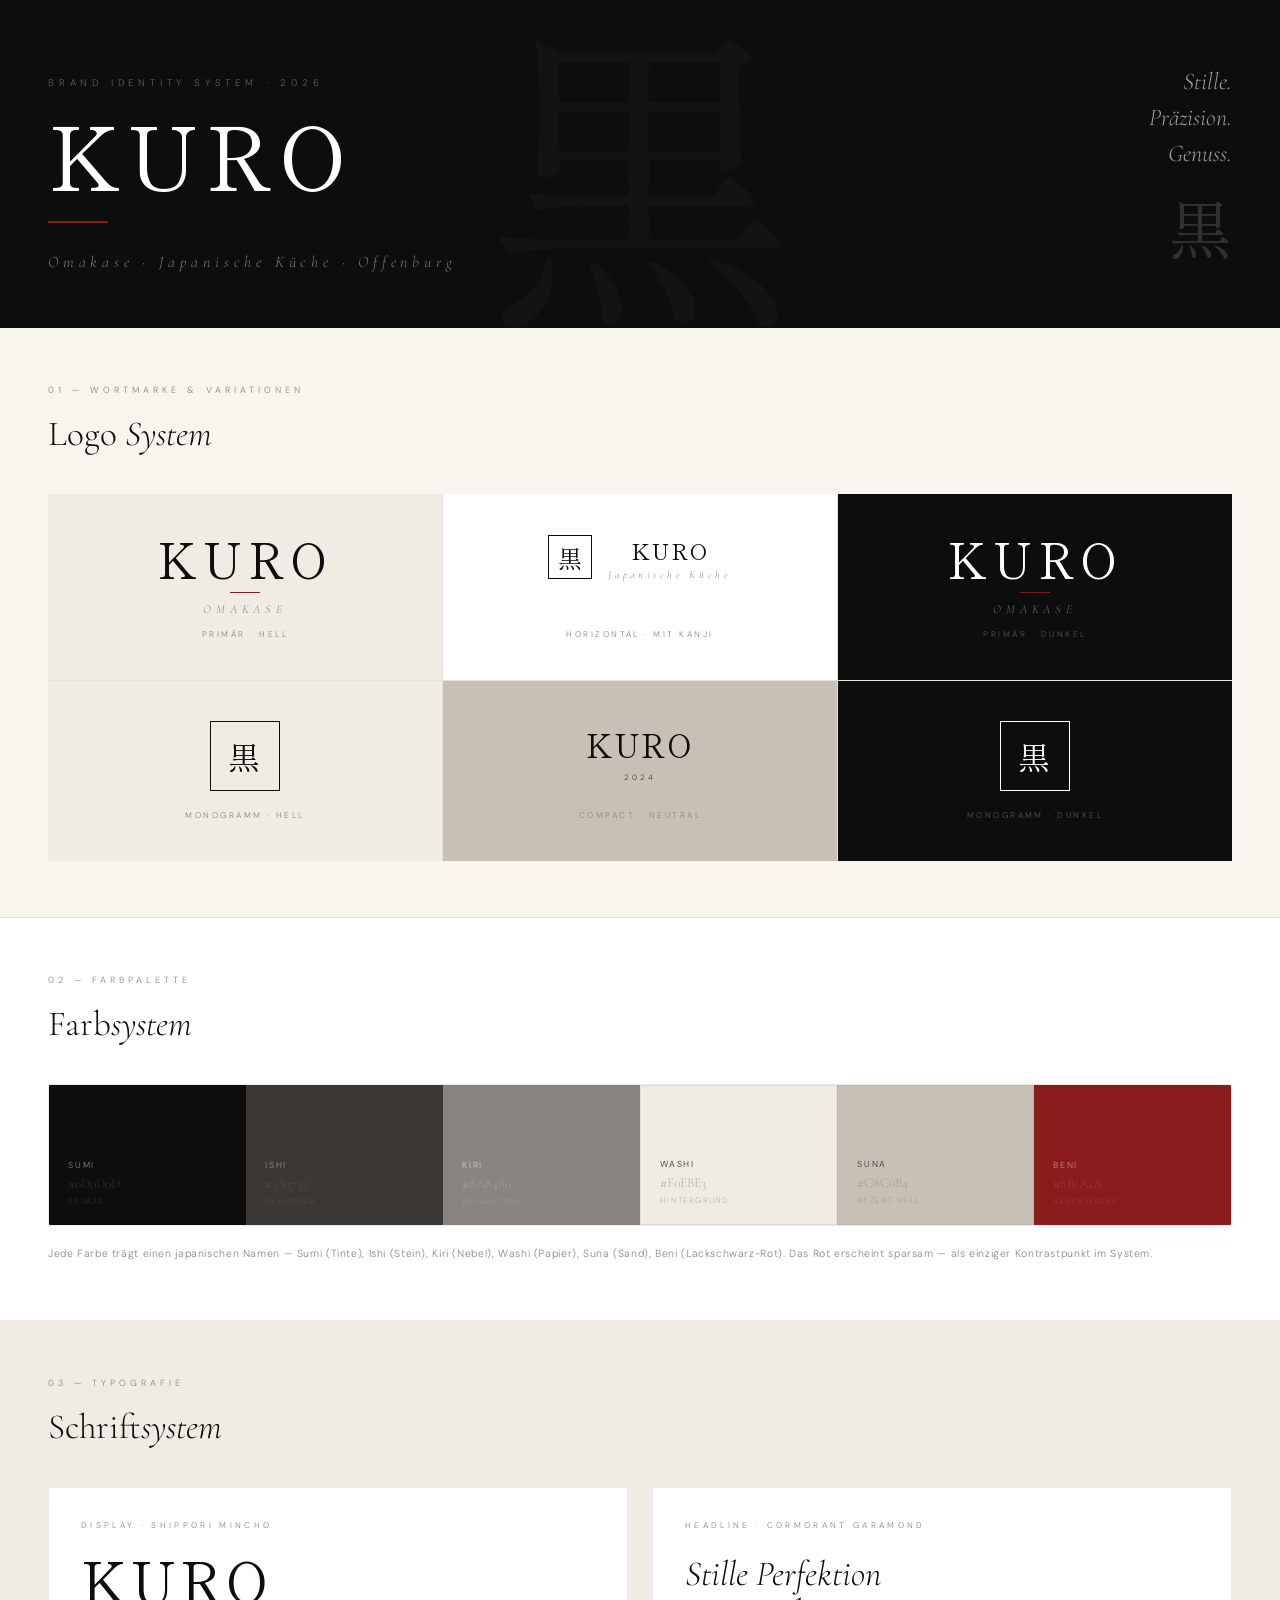
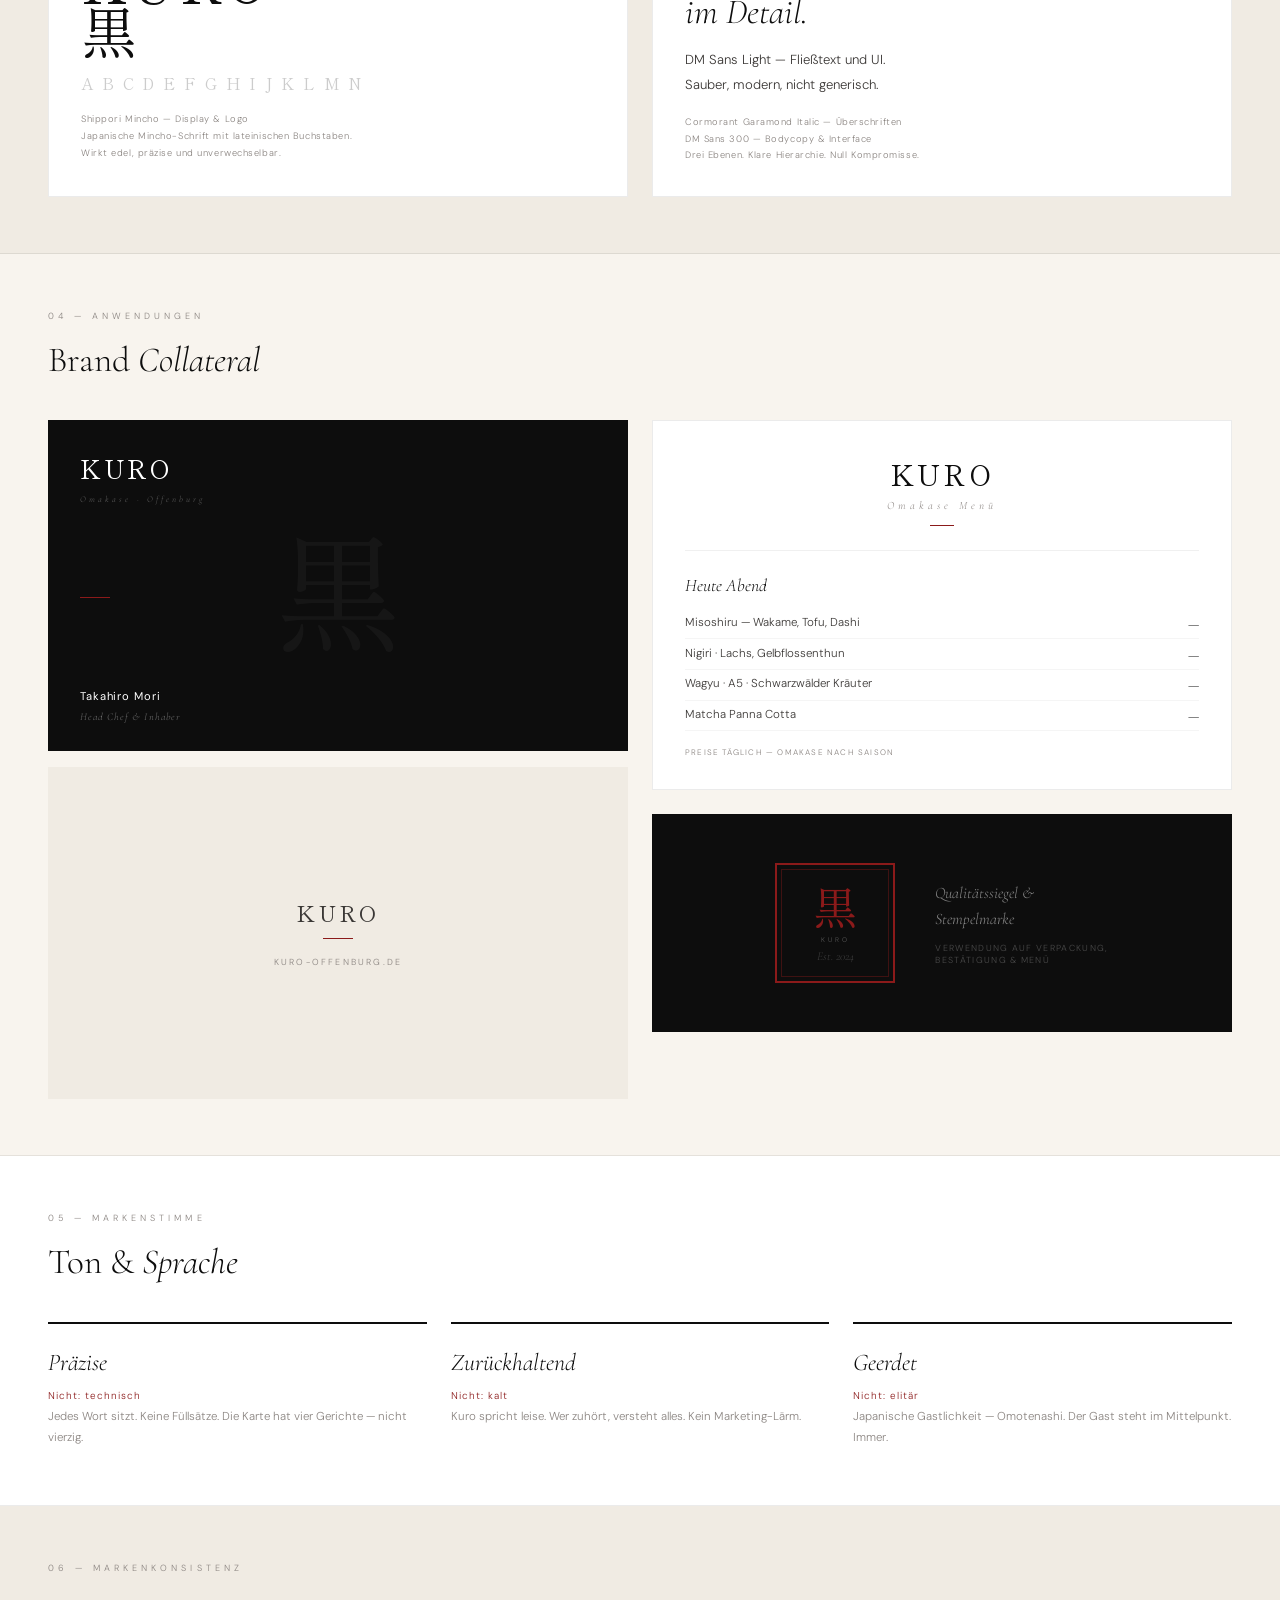
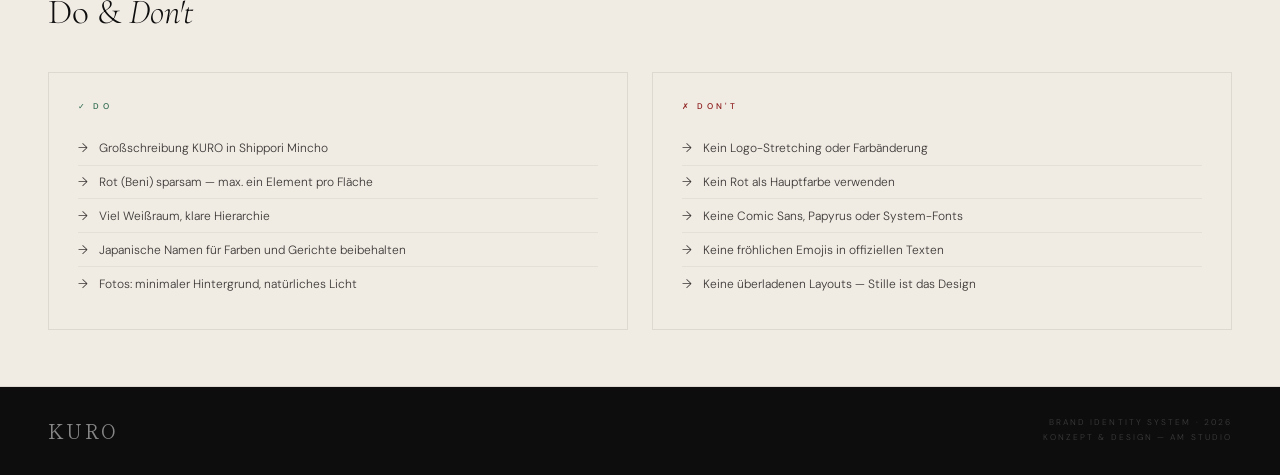
<file: Portafolio/Branding/kuro_restaurant_branding.html>
<!DOCTYPE html>
<html lang="de">
<head>
<meta charset="UTF-8"/>
<link href="https://fonts.googleapis.com/css2?family=Cormorant+Garamond:ital,wght@0,300;0,400;0,600;1,300;1,400;1,600&family=Shippori+Mincho:wght@400;600&family=DM+Sans:wght@300;400;500&display=swap" rel="stylesheet"/>
<style>
*,*::before,*::after{margin:0;padding:0;box-sizing:border-box}
:root{
  --ink:#0d0d0d;
  --ink2:#1a1a1a;
  --stone:#3a3735;
  --fog:#8a8480;
  --sand:#c8c0b4;
  --parch:#f0ebe3;
  --warm:#f8f4ee;
  --white:#ffffff;
  --red:#8b1a1a;
}
body{
  background:var(--warm);
  color:var(--ink);
  font-family:'DM Sans',sans-serif;
  font-weight:300;
  padding:0;
  overflow-x:hidden;
}

/* ── HEADER ── */
.brand-header{
  background:var(--ink);
  padding:4rem 3rem 3.5rem;
  position:relative;
  overflow:hidden;
}
.header-bg-kanji{
  position:absolute;
  top:50%;left:50%;
  transform:translate(-50%,-50%);
  font-family:'Shippori Mincho',serif;
  font-size:20rem;
  color:rgba(255,255,255,.025);
  user-select:none;
  pointer-events:none;
  line-height:1;
  white-space:nowrap;
}
.header-inner{
  position:relative;
  z-index:2;
  display:grid;
  grid-template-columns:1fr auto;
  align-items:end;
  gap:3rem;
}
.header-eyebrow{
  font-size:.6rem;
  letter-spacing:.5em;
  text-transform:uppercase;
  color:rgba(255,255,255,.35);
  margin-bottom:1.5rem;
  display:block;
}
.logo-main{
  font-family:'Shippori Mincho',serif;
  font-size:5.5rem;
  color:var(--white);
  line-height:.9;
  letter-spacing:.08em;
  font-weight:400;
}
.logo-sub{
  display:block;
  font-family:'Cormorant Garamond',serif;
  font-size:1rem;
  font-style:italic;
  color:rgba(255,255,255,.45);
  letter-spacing:.3em;
  margin-top:1rem;
  font-weight:300;
}
.logo-tagline{
  font-family:'Cormorant Garamond',serif;
  font-size:1.5rem;
  font-style:italic;
  color:rgba(255,255,255,.6);
  font-weight:300;
  line-height:1.5;
  text-align:right;
  max-width:260px;
}
.logo-kanji-accent{
  font-family:'Shippori Mincho',serif;
  font-size:4rem;
  color:rgba(255,255,255,.15);
  display:block;
  text-align:right;
  margin-top:.5rem;
}

/* ── RED LINE ── */
.red-rule{
  height:2px;
  background:var(--red);
  width:60px;
  margin:1.8rem 0;
}

/* ── SECTION WRAPPER ── */
.brand-section{
  padding:3.5rem 3rem;
  border-bottom:1px solid rgba(0,0,0,.08);
}
.brand-section:last-child{border-bottom:none}
.section-eyebrow{
  font-size:.56rem;
  letter-spacing:.45em;
  text-transform:uppercase;
  color:var(--fog);
  display:block;
  margin-bottom:1.2rem;
}
.section-title{
  font-family:'Cormorant Garamond',serif;
  font-size:2.2rem;
  font-weight:300;
  line-height:1.1;
  margin-bottom:2.5rem;
}
.section-title em{font-style:italic}

/* ── LOGO VARIATIONS ── */
.logo-grid{
  display:grid;
  grid-template-columns:repeat(3,1fr);
  gap:1px;
  background:rgba(0,0,0,.08);
  margin-top:2rem;
}
.logo-cell{
  background:var(--white);
  padding:2.5rem 2rem;
  display:flex;
  flex-direction:column;
  align-items:center;
  justify-content:center;
  text-align:center;
  gap:.8rem;
  min-height:180px;
}
.logo-cell.dark{background:var(--ink)}
.logo-cell.parch{background:var(--parch)}
.logo-cell-label{
  font-size:.52rem;
  letter-spacing:.3em;
  text-transform:uppercase;
  color:var(--fog);
  margin-top:auto;
}
.logo-cell.dark .logo-cell-label{color:rgba(255,255,255,.3)}

/* Logo mark versions */
.lv1-text{
  font-family:'Shippori Mincho',serif;
  font-size:3rem;
  color:var(--ink);
  letter-spacing:.12em;
  line-height:1;
}
.lv1-sub{
  font-family:'Cormorant Garamond',serif;
  font-size:.75rem;
  font-style:italic;
  letter-spacing:.4em;
  color:var(--fog);
  text-transform:uppercase;
}
.lv2-wrapper{
  display:flex;
  align-items:center;
  gap:1rem;
}
.lv2-mark{
  width:44px;
  height:44px;
  border:1px solid var(--ink);
  display:flex;
  align-items:center;
  justify-content:center;
  font-family:'Shippori Mincho',serif;
  font-size:1.5rem;
  color:var(--ink);
  flex-shrink:0;
}
.lv2-text-block{}
.lv2-name{
  font-family:'Shippori Mincho',serif;
  font-size:1.4rem;
  letter-spacing:.1em;
  color:var(--ink);
  display:block;
}
.lv2-sub{
  font-family:'Cormorant Garamond',serif;
  font-size:.65rem;
  font-style:italic;
  letter-spacing:.35em;
  color:var(--fog);
  display:block;
  margin-top:.1rem;
}
/* Dark variants */
.logo-cell.dark .lv1-text{color:var(--white)}
.logo-cell.dark .lv1-sub{color:rgba(255,255,255,.4)}
.logo-cell.dark .lv2-mark{border-color:rgba(255,255,255,.4);color:var(--white)}
.logo-cell.dark .lv2-name{color:var(--white)}
.logo-cell.dark .lv2-sub{color:rgba(255,255,255,.4)}

/* Monogram */
.monogram{
  width:70px;height:70px;
  border:1px solid var(--ink);
  display:flex;align-items:center;justify-content:center;
  font-family:'Shippori Mincho',serif;
  font-size:2rem;
  color:var(--ink);
  letter-spacing:.05em;
}
.monogram.inv{
  border-color:var(--white);
  background:transparent;
  color:var(--white);
}

/* ── PALETTE ── */
.palette-row{
  display:grid;
  grid-template-columns:repeat(6,1fr);
  gap:0;
  border:1px solid rgba(0,0,0,.08);
  overflow:hidden;
  border-radius:2px;
}
.swatch-block{
  padding:2rem 1.2rem 1.2rem;
  display:flex;
  flex-direction:column;
  justify-content:flex-end;
  min-height:140px;
}
.swatch-name{
  font-size:.55rem;
  letter-spacing:.2em;
  text-transform:uppercase;
  margin-top:auto;
  margin-bottom:.25rem;
}
.swatch-hex{
  font-family:'Cormorant Garamond',serif;
  font-size:.85rem;
  opacity:.6;
}
.swatch-role{
  font-size:.5rem;
  letter-spacing:.15em;
  text-transform:uppercase;
  opacity:.5;
  margin-top:.2rem;
}

/* ── TYPOGRAPHY ── */
.type-grid{
  display:grid;
  grid-template-columns:1fr 1fr;
  gap:1.5rem;
}
.type-card{
  border:1px solid rgba(0,0,0,.08);
  padding:2rem;
  background:var(--white);
}
.type-label{
  font-size:.52rem;
  letter-spacing:.4em;
  text-transform:uppercase;
  color:var(--fog);
  display:block;
  margin-bottom:1.5rem;
}
.type-sample-display{
  font-family:'Shippori Mincho',serif;
  font-size:3.5rem;
  color:var(--ink);
  line-height:.9;
  letter-spacing:.06em;
}
.type-sample-serif{
  font-family:'Cormorant Garamond',serif;
  font-size:2.2rem;
  font-style:italic;
  font-weight:300;
  color:var(--ink);
  line-height:1.1;
}
.type-sample-sans{
  font-family:'DM Sans',sans-serif;
  font-size:.82rem;
  font-weight:300;
  color:var(--stone);
  line-height:1.9;
  margin-top:1rem;
}
.type-detail{
  font-size:.58rem;
  color:var(--fog);
  letter-spacing:.06em;
  margin-top:1rem;
  line-height:1.8;
}
.type-alphabet{
  font-family:'Shippori Mincho',serif;
  font-size:1rem;
  color:rgba(0,0,0,.2);
  letter-spacing:.15em;
  margin-top:1rem;
}

/* ── COLLATERAL SECTION ── */
.collateral-grid{
  display:grid;
  grid-template-columns:1fr 1fr;
  gap:1.5rem;
  margin-top:2rem;
}

/* Business card */
.bc-wrapper{
  display:flex;
  flex-direction:column;
  gap:1rem;
}
.bc{
  width:100%;
  aspect-ratio:1.75;
  position:relative;
  overflow:hidden;
}
.bc-front{
  background:var(--ink);
  display:flex;
  flex-direction:column;
  justify-content:space-between;
  padding:1.8rem 2rem;
}
.bc-kanji-bg{
  position:absolute;
  top:50%;left:50%;
  transform:translate(-50%,-50%);
  font-family:'Shippori Mincho',serif;
  font-size:8rem;
  color:rgba(255,255,255,.04);
  user-select:none;
  pointer-events:none;
}
.bc-logo-area{
  position:relative;z-index:2;
}
.bc-logo-small{
  font-family:'Shippori Mincho',serif;
  font-size:1.6rem;
  color:var(--white);
  letter-spacing:.1em;
  display:block;
}
.bc-logo-sub{
  font-family:'Cormorant Garamond',serif;
  font-size:.55rem;
  font-style:italic;
  letter-spacing:.35em;
  color:rgba(255,255,255,.35);
}
.bc-rule{
  width:30px;
  height:1px;
  background:var(--red);
  position:relative;z-index:2;
}
.bc-contact{
  position:relative;z-index:2;
}
.bc-name{
  font-size:.7rem;
  font-weight:400;
  color:var(--white);
  letter-spacing:.08em;
  display:block;
  margin-bottom:.4rem;
}
.bc-role{
  font-family:'Cormorant Garamond',serif;
  font-size:.65rem;
  font-style:italic;
  color:rgba(255,255,255,.4);
  display:block;
  letter-spacing:.1em;
}
.bc-back{
  background:var(--parch);
  display:flex;
  align-items:center;
  justify-content:center;
}
.bc-back-mono{
  font-family:'Shippori Mincho',serif;
  font-size:4rem;
  color:rgba(0,0,0,.08);
  letter-spacing:.1em;
}
.bc-back-center{
  text-align:center;
}
.bc-back-wordmark{
  font-family:'Shippori Mincho',serif;
  font-size:1.4rem;
  color:var(--stone);
  letter-spacing:.15em;
  display:block;
}
.bc-back-line{
  width:30px;
  height:1px;
  background:var(--red);
  margin:.6rem auto;
}
.bc-back-url{
  font-size:.55rem;
  letter-spacing:.25em;
  color:var(--fog);
  text-transform:uppercase;
}

/* Menu preview */
.menu-preview{
  background:var(--white);
  border:1px solid rgba(0,0,0,.08);
  padding:2rem;
  display:flex;
  flex-direction:column;
}
.menu-header{
  text-align:center;
  padding-bottom:1.5rem;
  border-bottom:1px solid rgba(0,0,0,.06);
  margin-bottom:1.5rem;
}
.menu-logo{
  font-family:'Shippori Mincho',serif;
  font-size:1.8rem;
  letter-spacing:.12em;
  color:var(--ink);
}
.menu-subtitle{
  font-family:'Cormorant Garamond',serif;
  font-size:.7rem;
  font-style:italic;
  letter-spacing:.35em;
  color:var(--fog);
  margin-top:.3rem;
}
.menu-rule{
  width:24px;
  height:1px;
  background:var(--red);
  margin:.8rem auto 0;
}
.menu-cat-title{
  font-family:'Cormorant Garamond',serif;
  font-size:1.1rem;
  font-style:italic;
  color:var(--ink);
  margin-bottom:.8rem;
}
.menu-item{
  display:flex;
  justify-content:space-between;
  padding:.4rem 0;
  border-bottom:1px solid rgba(0,0,0,.04);
}
.menu-item-name{font-size:.72rem;color:var(--stone)}
.menu-item-price{
  font-family:'Cormorant Garamond',serif;
  font-size:.85rem;
  color:var(--ink);
}

/* Stamp / Seal */
.seal-wrapper{
  background:var(--ink);
  display:flex;
  align-items:center;
  justify-content:center;
  padding:3rem;
  border:1px solid rgba(0,0,0,.08);
}
.seal{
  width:120px;
  height:120px;
  border:2px solid var(--red);
  display:flex;
  flex-direction:column;
  align-items:center;
  justify-content:center;
  text-align:center;
  padding:1rem;
  position:relative;
}
.seal::before{
  content:'';
  position:absolute;
  inset:4px;
  border:1px solid rgba(139,26,26,.4);
}
.seal-kanji{
  font-family:'Shippori Mincho',serif;
  font-size:2.8rem;
  color:var(--red);
  line-height:1;
}
.seal-latin{
  font-size:.42rem;
  letter-spacing:.4em;
  text-transform:uppercase;
  color:rgba(255,255,255,.3);
  margin-top:.4rem;
}
.seal-year{
  font-family:'Cormorant Garamond',serif;
  font-size:.75rem;
  font-style:italic;
  color:rgba(255,255,255,.2);
  margin-top:.3rem;
}

/* ── VOICE SECTION ── */
.voice-grid{
  display:grid;
  grid-template-columns:repeat(3,1fr);
  gap:1.5rem;
  margin-top:2rem;
}
.voice-card{
  border-top:2px solid var(--ink);
  padding-top:1.5rem;
}
.voice-adj{
  font-family:'Cormorant Garamond',serif;
  font-size:1.5rem;
  font-style:italic;
  color:var(--ink);
  margin-bottom:.8rem;
}
.voice-not{
  font-size:.62rem;
  letter-spacing:.1em;
  color:var(--red);
  margin-bottom:.3rem;
}
.voice-desc{
  font-size:.72rem;
  color:var(--fog);
  line-height:1.8;
}

/* ── DO / DON'T ── */
.dd-grid{
  display:grid;
  grid-template-columns:1fr 1fr;
  gap:1.5rem;
  margin-top:2rem;
}
.dd-card{
  padding:1.8rem;
  border:1px solid rgba(0,0,0,.08);
}
.dd-label{
  font-size:.52rem;
  letter-spacing:.4em;
  text-transform:uppercase;
  display:block;
  margin-bottom:1.2rem;
  font-weight:500;
}
.dd-card.do .dd-label{color:#2d6a4f}
.dd-card.dont .dd-label{color:var(--red)}
.dd-item{
  font-size:.75rem;
  color:var(--stone);
  line-height:1.7;
  padding:.35rem 0;
  border-bottom:1px solid rgba(0,0,0,.05);
  display:flex;
  gap:.7rem;
  align-items:baseline;
}
.dd-item:last-child{border-bottom:none}
.dd-item span:first-child{
  font-size:.8rem;
  flex-shrink:0;
}

/* ── FOOTER CREDIT ── */
.brand-footer{
  background:var(--ink);
  padding:1.8rem 3rem;
  display:flex;
  justify-content:space-between;
  align-items:center;
}
.brand-footer-logo{
  font-family:'Shippori Mincho',serif;
  font-size:1.2rem;
  color:rgba(255,255,255,.5);
  letter-spacing:.12em;
}
.brand-footer-meta{
  font-size:.52rem;
  letter-spacing:.25em;
  text-transform:uppercase;
  color:rgba(255,255,255,.2);
  text-align:right;
  line-height:1.8;
}
</style>
</head>
<body>

<!-- HEADER HERO -->
<div class="brand-header">
  <div class="header-bg-kanji">黒</div>
  <div class="header-inner">
    <div>
      <span class="header-eyebrow">Brand Identity System · 2026</span>
      <div class="logo-main">KURO</div>
      <div class="red-rule"></div>
      <span class="logo-sub">Omakase · Japanische Küche · Offenburg</span>
    </div>
    <div>
      <div class="logo-tagline">Stille.<br>Präzision.<br><em>Genuss.</em></div>
      <span class="logo-kanji-accent">黒</span>
    </div>
  </div>
</div>

<!-- LOGO VARIATIONS -->
<div class="brand-section" style="background:var(--warm)">
  <span class="section-eyebrow">01 — Wortmarke & Variationen</span>
  <div class="section-title">Logo<em> System</em></div>

  <div class="logo-grid">
    <!-- Wordmark light -->
    <div class="logo-cell parch">
      <div style="text-align:center">
        <div class="lv1-text">KURO</div>
        <div style="width:30px;height:1px;background:var(--red);margin:.6rem auto"></div>
        <div class="lv1-sub">Omakase</div>
      </div>
      <span class="logo-cell-label">Primär · Hell</span>
    </div>
    <!-- Wordmark + mark -->
    <div class="logo-cell">
      <div class="lv2-wrapper">
        <div class="lv2-mark">黒</div>
        <div class="lv2-text-block">
          <span class="lv2-name">KURO</span>
          <span class="lv2-sub">Japanische Küche</span>
        </div>
      </div>
      <span class="logo-cell-label">Horizontal · mit Kanji</span>
    </div>
    <!-- Dark -->
    <div class="logo-cell dark">
      <div style="text-align:center">
        <div class="lv1-text">KURO</div>
        <div style="width:30px;height:1px;background:var(--red);margin:.6rem auto"></div>
        <div class="lv1-sub">Omakase</div>
      </div>
      <span class="logo-cell-label">Primär · Dunkel</span>
    </div>
    <!-- Monogram -->
    <div class="logo-cell parch">
      <div class="monogram">黒</div>
      <span class="logo-cell-label">Monogramm · Hell</span>
    </div>
    <!-- Seal / Stempel -->
    <div class="logo-cell" style="background:var(--sand)">
      <div style="display:flex;align-items:center;gap:1.5rem">
        <div style="text-align:center">
          <div style="font-family:'Shippori Mincho',serif;font-size:2rem;color:var(--ink);letter-spacing:.06em">KURO</div>
          <div style="font-size:.48rem;letter-spacing:.4em;text-transform:uppercase;color:var(--stone);margin-top:.3rem">2024</div>
        </div>
      </div>
      <span class="logo-cell-label">Compact · Neutral</span>
    </div>
    <!-- Dark monogram -->
    <div class="logo-cell dark">
      <div class="monogram inv">黒</div>
      <span class="logo-cell-label">Monogramm · Dunkel</span>
    </div>
  </div>
</div>

<!-- PALETTE -->
<div class="brand-section" style="background:var(--white)">
  <span class="section-eyebrow">02 — Farbpalette</span>
  <div class="section-title">Farb<em>system</em></div>

  <div class="palette-row">
    <div class="swatch-block" style="background:#0d0d0d">
      <span class="swatch-name" style="color:rgba(255,255,255,.5)">Sumi</span>
      <span class="swatch-hex" style="color:rgba(255,255,255,.25)">#0D0D0D</span>
      <span class="swatch-role" style="color:rgba(255,255,255,.25)">Primär</span>
    </div>
    <div class="swatch-block" style="background:#3a3735">
      <span class="swatch-name" style="color:rgba(255,255,255,.45)">Ishi</span>
      <span class="swatch-hex" style="color:rgba(255,255,255,.2)">#3A3735</span>
      <span class="swatch-role" style="color:rgba(255,255,255,.2)">Sekundär</span>
    </div>
    <div class="swatch-block" style="background:#8a8480">
      <span class="swatch-name" style="color:rgba(255,255,255,.6)">Kiri</span>
      <span class="swatch-hex" style="color:rgba(255,255,255,.35)">#8A8480</span>
      <span class="swatch-role" style="color:rgba(255,255,255,.3)">Begleitton</span>
    </div>
    <div class="swatch-block" style="background:#f0ebe3;border:1px solid rgba(0,0,0,.06)">
      <span class="swatch-name" style="color:var(--stone)">Washi</span>
      <span class="swatch-hex" style="color:var(--fog)">#F0EBE3</span>
      <span class="swatch-role" style="color:var(--fog)">Hintergrund</span>
    </div>
    <div class="swatch-block" style="background:#c8c0b4;border:1px solid rgba(0,0,0,.05)">
      <span class="swatch-name" style="color:var(--stone)">Suna</span>
      <span class="swatch-hex" style="color:var(--fog)">#C8C0B4</span>
      <span class="swatch-role" style="color:var(--fog)">Akzent hell</span>
    </div>
    <div class="swatch-block" style="background:#8b1a1a">
      <span class="swatch-name" style="color:rgba(255,255,255,.5)">Beni</span>
      <span class="swatch-hex" style="color:rgba(255,255,255,.25)">#8B1A1A</span>
      <span class="swatch-role" style="color:rgba(255,255,255,.25)">Akzentfarbe</span>
    </div>
  </div>

  <p style="font-size:.65rem;color:var(--fog);margin-top:1.2rem;letter-spacing:.06em;line-height:1.8">
    Jede Farbe trägt einen japanischen Namen — Sumi (Tinte), Ishi (Stein), Kiri (Nebel), Washi (Papier), Suna (Sand), Beni (Lackschwarz-Rot). Das Rot erscheint sparsam — als einziger Kontrastpunkt im System.
  </p>
</div>

<!-- TYPOGRAPHY -->
<div class="brand-section" style="background:var(--parch)">
  <span class="section-eyebrow">03 — Typografie</span>
  <div class="section-title">Schrift<em>system</em></div>

  <div class="type-grid">
    <div class="type-card">
      <span class="type-label">Display · Shippori Mincho</span>
      <div class="type-sample-display">KURO<br>黒</div>
      <div class="type-alphabet">A B C D E F G H I J K L M N</div>
      <div class="type-detail">
        Shippori Mincho — Display & Logo<br>
        Japanische Mincho-Schrift mit lateinischen Buchstaben.<br>
        Wirkt edel, präzise und unverwechselbar.
      </div>
    </div>
    <div class="type-card">
      <span class="type-label">Headline · Cormorant Garamond</span>
      <div class="type-sample-serif">Stille Perfektion<br><em>im Detail.</em></div>
      <div class="type-sample-sans">
        DM Sans Light — Fließtext und UI.<br>
        Sauber, modern, nicht generisch.
      </div>
      <div class="type-detail">
        Cormorant Garamond Italic — Überschriften<br>
        DM Sans 300 — Bodycopy & Interface<br>
        Drei Ebenen. Klare Hierarchie. Null Kompromisse.
      </div>
    </div>
  </div>
</div>

<!-- COLLATERAL -->
<div class="brand-section" style="background:var(--warm)">
  <span class="section-eyebrow">04 — Anwendungen</span>
  <div class="section-title">Brand<em> Collateral</em></div>

  <div class="collateral-grid">
    <!-- Business card -->
    <div class="bc-wrapper">
      <div class="bc bc-front">
        <div class="bc-kanji-bg">黒</div>
        <div class="bc-logo-area">
          <span class="bc-logo-small">KURO</span>
          <span class="bc-logo-sub">Omakase · Offenburg</span>
        </div>
        <div class="bc-rule"></div>
        <div class="bc-contact">
          <span class="bc-name">Takahiro Mori</span>
          <span class="bc-role">Head Chef & Inhaber</span>
        </div>
      </div>
      <div class="bc bc-back">
        <div class="bc-back-center">
          <span class="bc-back-wordmark">KURO</span>
          <div class="bc-back-line"></div>
          <span class="bc-back-url">kuro-offenburg.de</span>
        </div>
      </div>
    </div>

    <!-- Menu preview + Seal -->
    <div style="display:flex;flex-direction:column;gap:1.5rem">
      <div class="menu-preview">
        <div class="menu-header">
          <div class="menu-logo">KURO</div>
          <div class="menu-subtitle">Omakase Menü</div>
          <div class="menu-rule"></div>
        </div>
        <div class="menu-cat-title">Heute Abend</div>
        <div class="menu-item"><span class="menu-item-name">Misoshiru — Wakame, Tofu, Dashi</span><span class="menu-item-price">—</span></div>
        <div class="menu-item"><span class="menu-item-name">Nigiri · Lachs, Gelbflossenthun</span><span class="menu-item-price">—</span></div>
        <div class="menu-item"><span class="menu-item-name">Wagyu · A5 · Schwarzwälder Kräuter</span><span class="menu-item-price">—</span></div>
        <div class="menu-item"><span class="menu-item-name">Matcha Panna Cotta</span><span class="menu-item-price">—</span></div>
        <p style="font-size:.5rem;color:var(--fog);margin-top:1rem;letter-spacing:.15em;text-transform:uppercase">Preise täglich — Omakase nach Saison</p>
      </div>

      <div class="seal-wrapper">
        <div style="display:flex;align-items:center;gap:2.5rem">
          <div class="seal">
            <span class="seal-kanji">黒</span>
            <span class="seal-latin">Kuro</span>
            <span class="seal-year">Est. 2024</span>
          </div>
          <div>
            <div style="font-family:'Cormorant Garamond',serif;font-size:1rem;font-style:italic;color:rgba(255,255,255,.5);line-height:1.6">Qualitätssiegel &<br>Stempelmarke</div>
            <div style="font-size:.55rem;color:rgba(255,255,255,.25);letter-spacing:.15em;text-transform:uppercase;margin-top:.6rem">Verwendung auf Verpackung,<br>Bestätigung & Menü</div>
          </div>
        </div>
      </div>
    </div>
  </div>
</div>

<!-- BRAND VOICE -->
<div class="brand-section" style="background:var(--white)">
  <span class="section-eyebrow">05 — Markenstimme</span>
  <div class="section-title">Ton &<em> Sprache</em></div>

  <div class="voice-grid">
    <div class="voice-card">
      <div class="voice-adj">Präzise</div>
      <div class="voice-not">Nicht: technisch</div>
      <div class="voice-desc">Jedes Wort sitzt. Keine Füllsätze. Die Karte hat vier Gerichte — nicht vierzig.</div>
    </div>
    <div class="voice-card">
      <div class="voice-adj">Zurückhaltend</div>
      <div class="voice-not">Nicht: kalt</div>
      <div class="voice-desc">Kuro spricht leise. Wer zuhört, versteht alles. Kein Marketing-Lärm.</div>
    </div>
    <div class="voice-card">
      <div class="voice-adj">Geerdet</div>
      <div class="voice-not">Nicht: elitär</div>
      <div class="voice-desc">Japanische Gastlichkeit — Omotenashi. Der Gast steht im Mittelpunkt. Immer.</div>
    </div>
  </div>
</div>

<!-- DO / DON'T -->
<div class="brand-section" style="background:var(--parch)">
  <span class="section-eyebrow">06 — Markenkonsistenz</span>
  <div class="section-title">Do &<em> Don't</em></div>

  <div class="dd-grid">
    <div class="dd-card do">
      <span class="dd-label">✓ Do</span>
      <div class="dd-item"><span>→</span><span>Großschreibung KURO in Shippori Mincho</span></div>
      <div class="dd-item"><span>→</span><span>Rot (Beni) sparsam — max. ein Element pro Fläche</span></div>
      <div class="dd-item"><span>→</span><span>Viel Weißraum, klare Hierarchie</span></div>
      <div class="dd-item"><span>→</span><span>Japanische Namen für Farben und Gerichte beibehalten</span></div>
      <div class="dd-item"><span>→</span><span>Fotos: minimaler Hintergrund, natürliches Licht</span></div>
    </div>
    <div class="dd-card dont">
      <span class="dd-label">✗ Don't</span>
      <div class="dd-item"><span>→</span><span>Kein Logo-Stretching oder Farbänderung</span></div>
      <div class="dd-item"><span>→</span><span>Kein Rot als Hauptfarbe verwenden</span></div>
      <div class="dd-item"><span>→</span><span>Keine Comic Sans, Papyrus oder System-Fonts</span></div>
      <div class="dd-item"><span>→</span><span>Keine fröhlichen Emojis in offiziellen Texten</span></div>
      <div class="dd-item"><span>→</span><span>Keine überladenen Layouts — Stille ist das Design</span></div>
    </div>
  </div>
</div>

<!-- FOOTER -->
<div class="brand-footer">
  <div class="brand-footer-logo">KURO</div>
  <div class="brand-footer-meta">
    Brand Identity System · 2026<br>
    Konzept & Design — AM Studio
  </div>
</div>

</body>
</html>
</file>
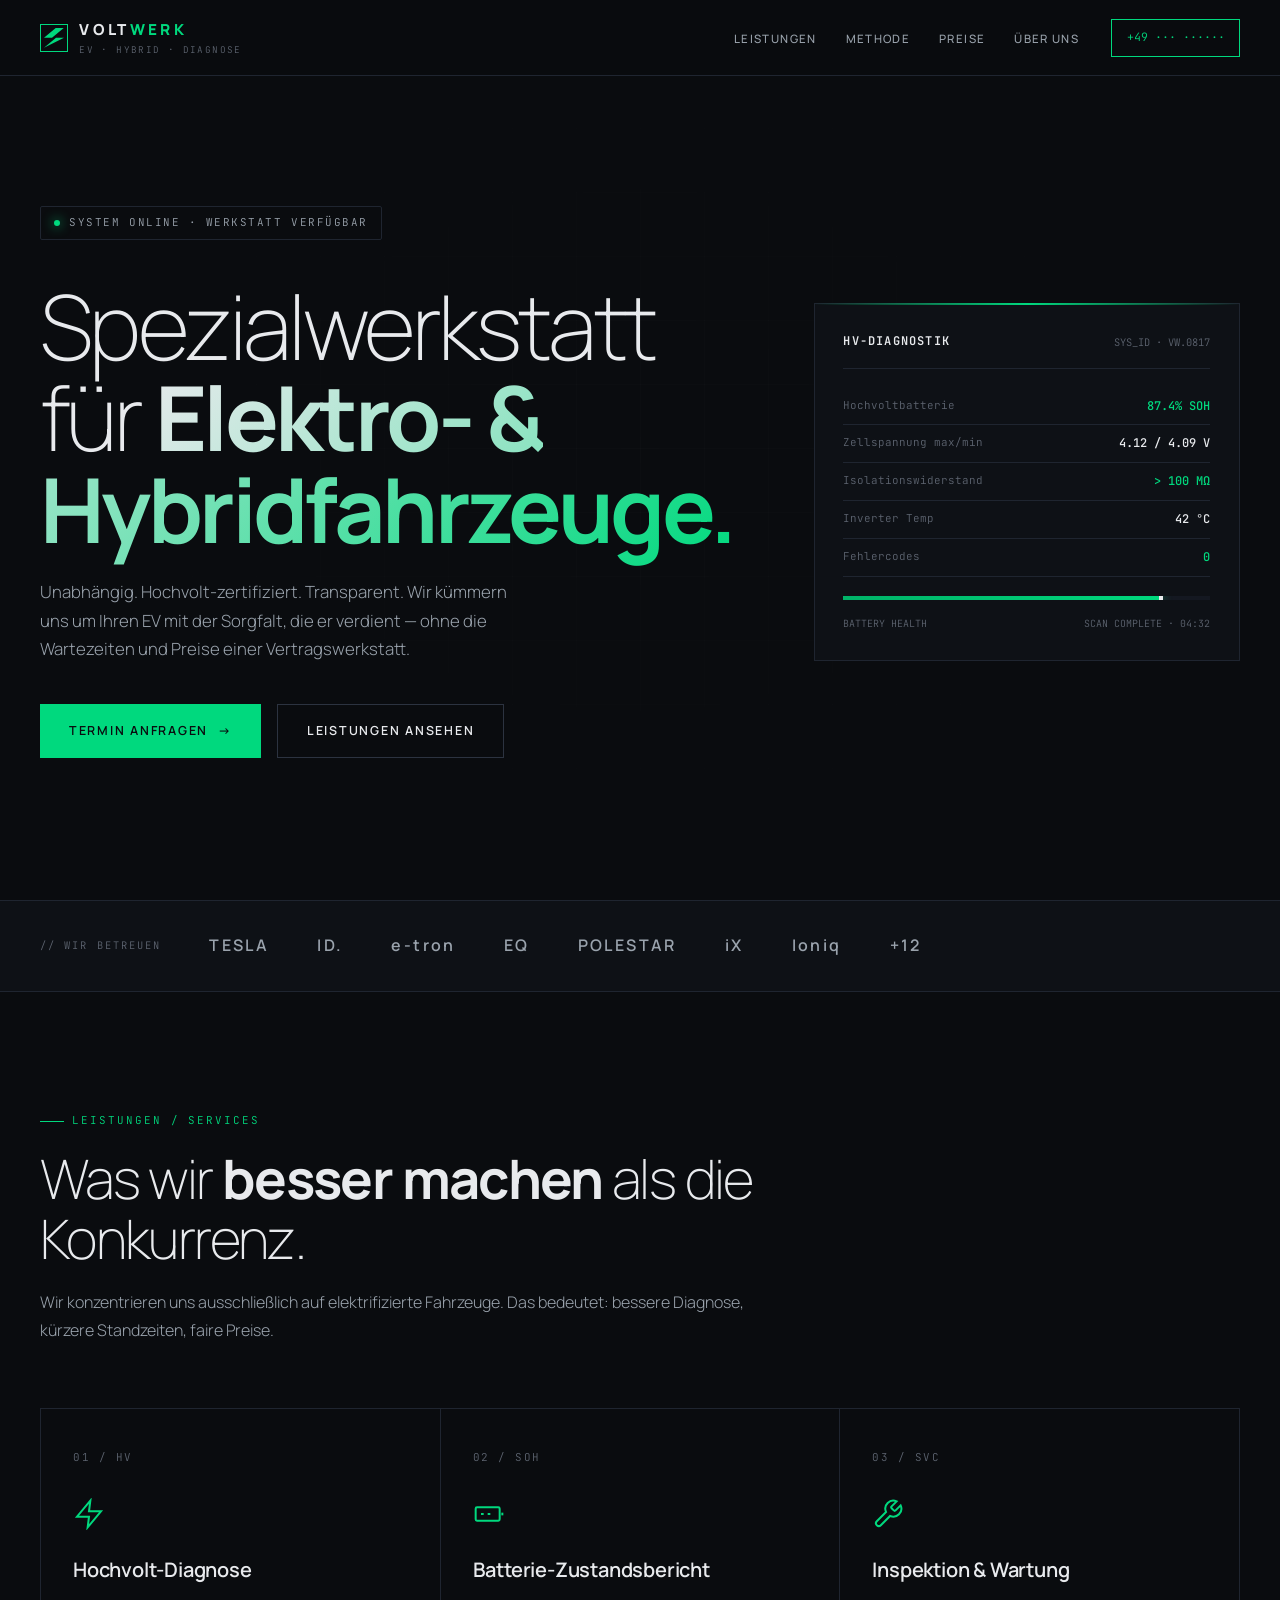
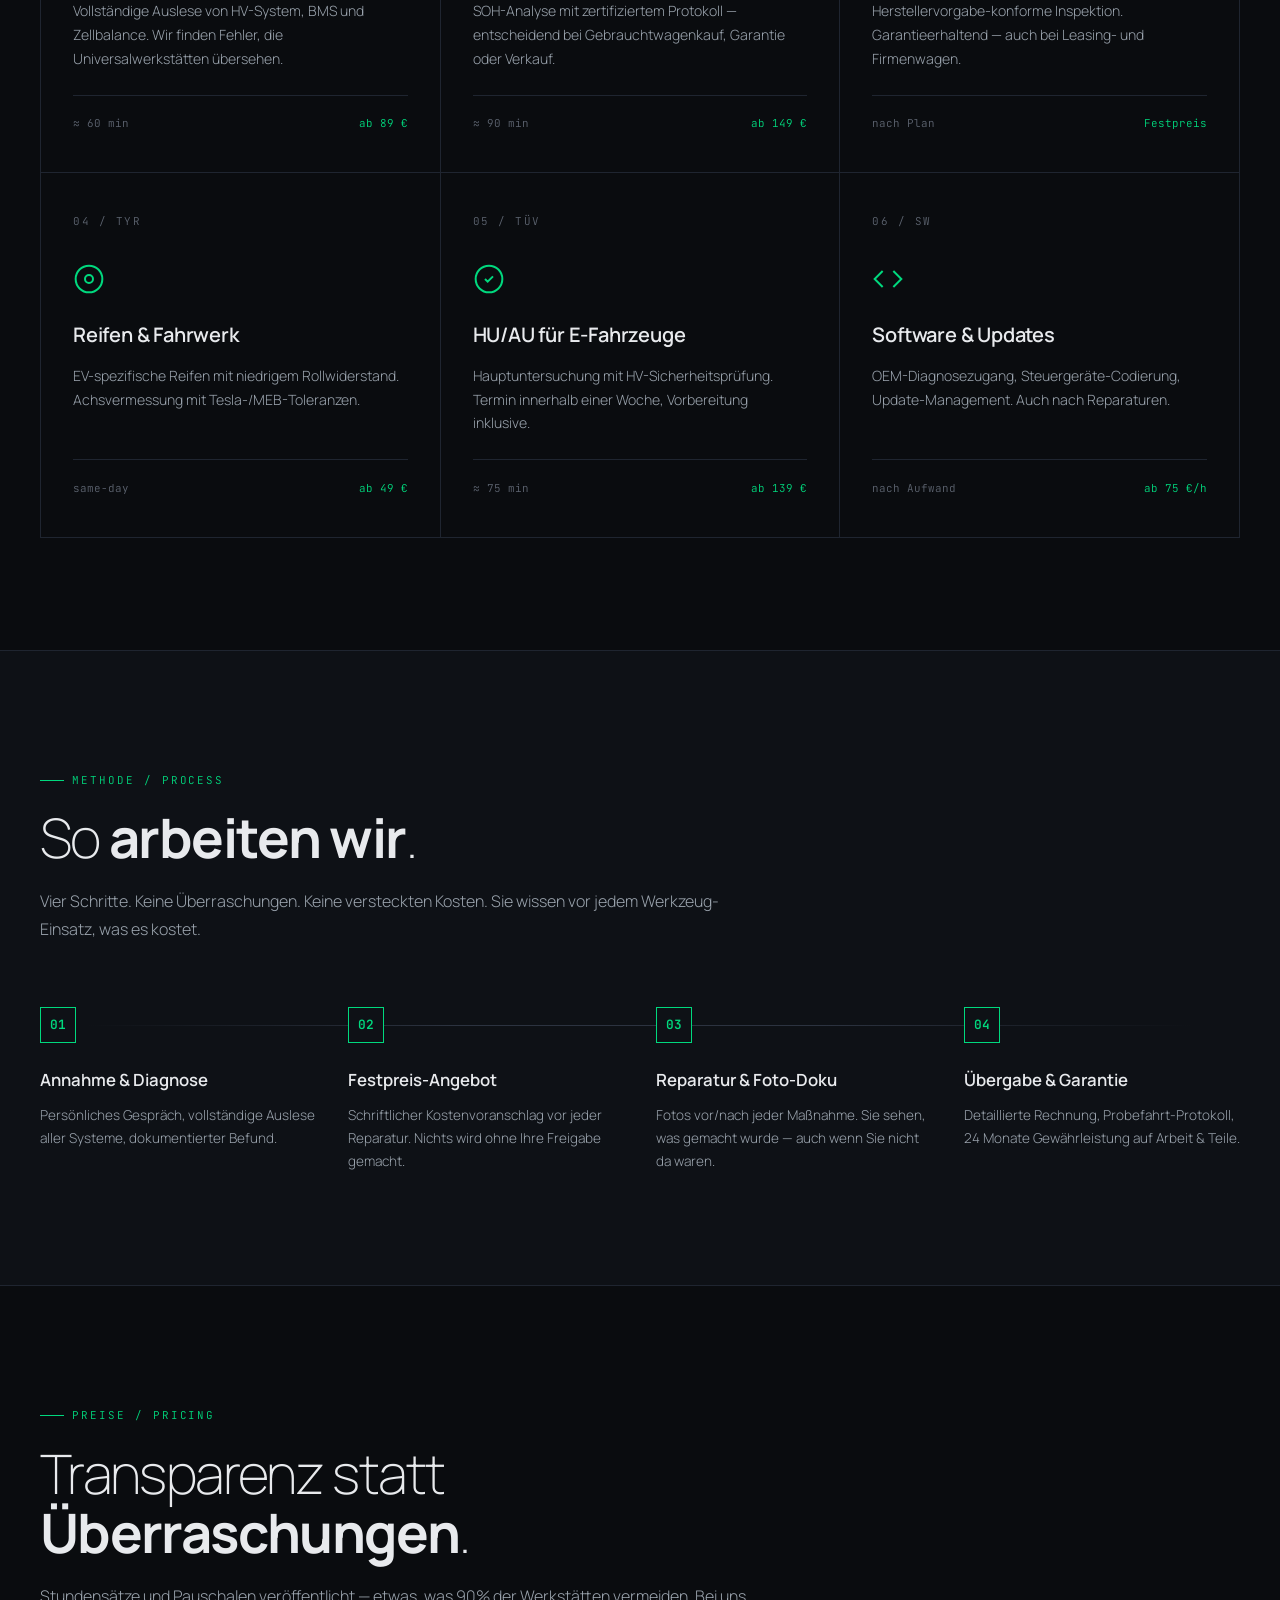
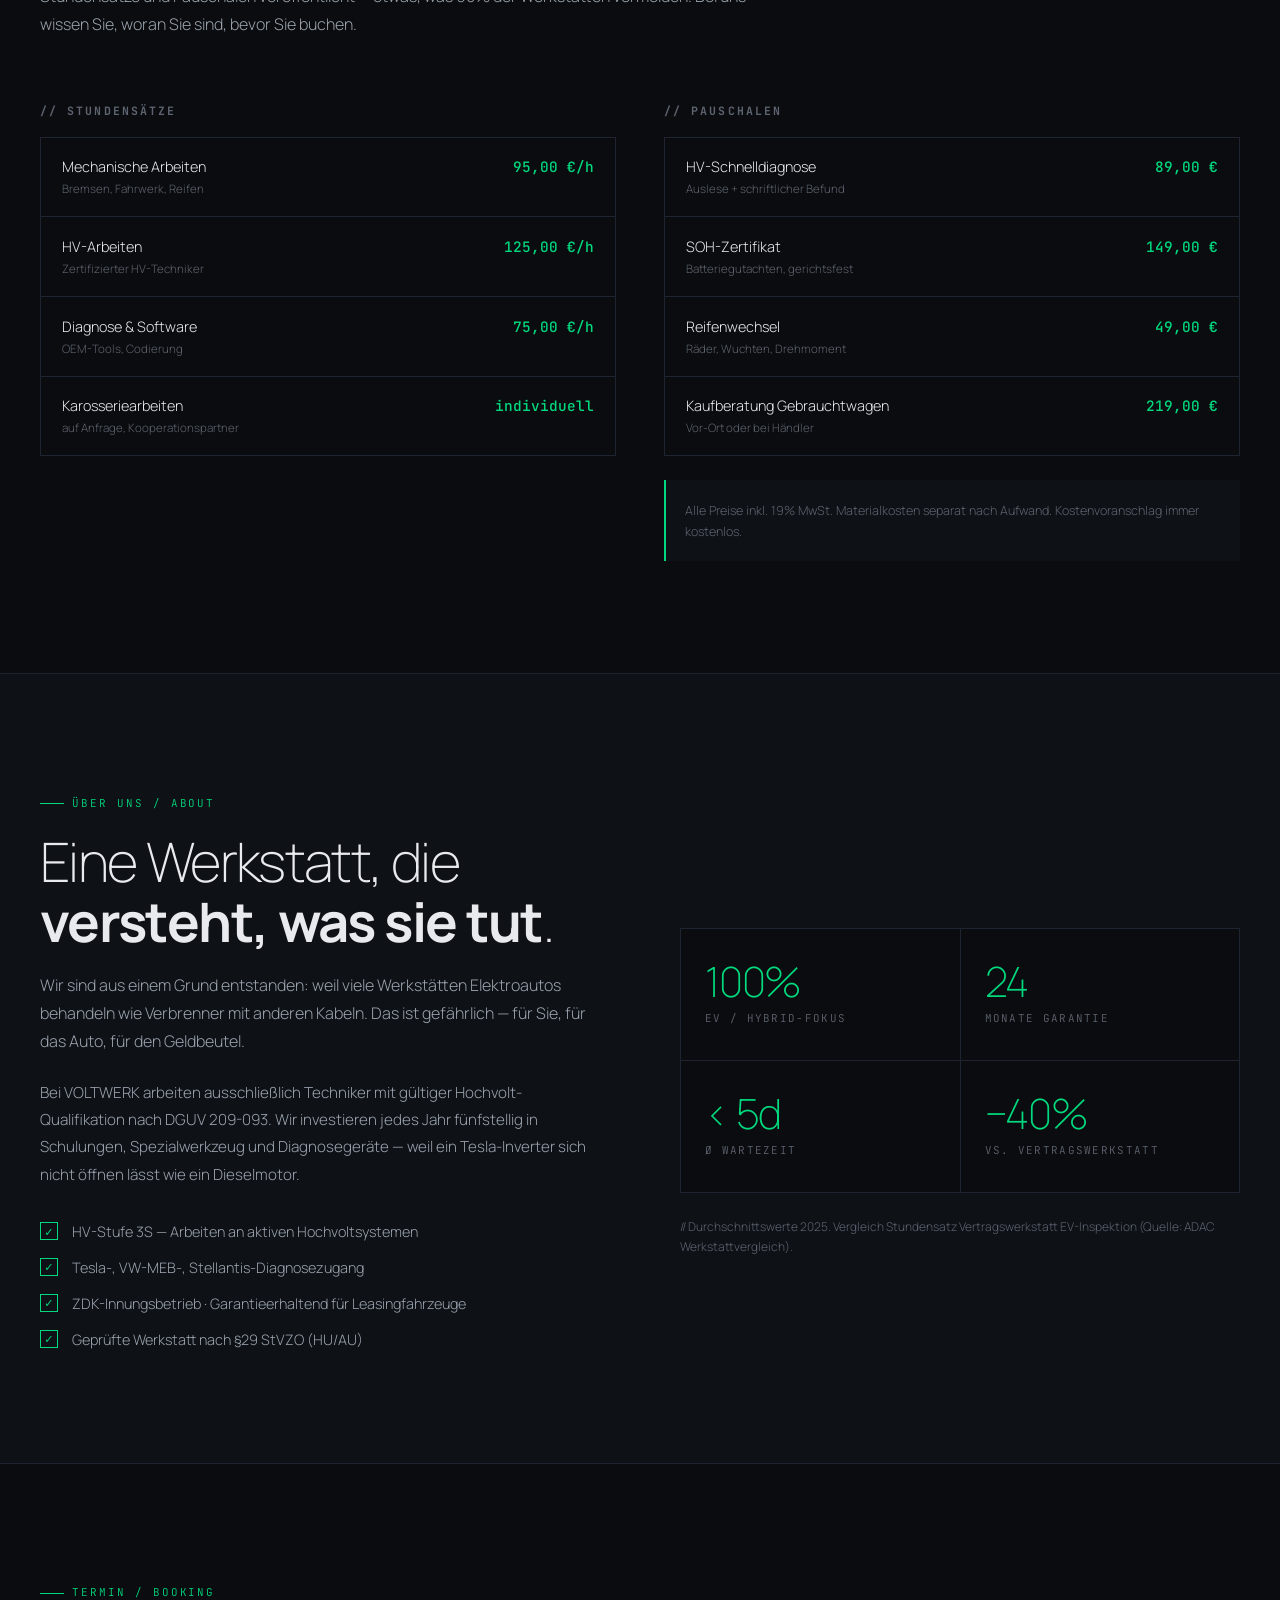
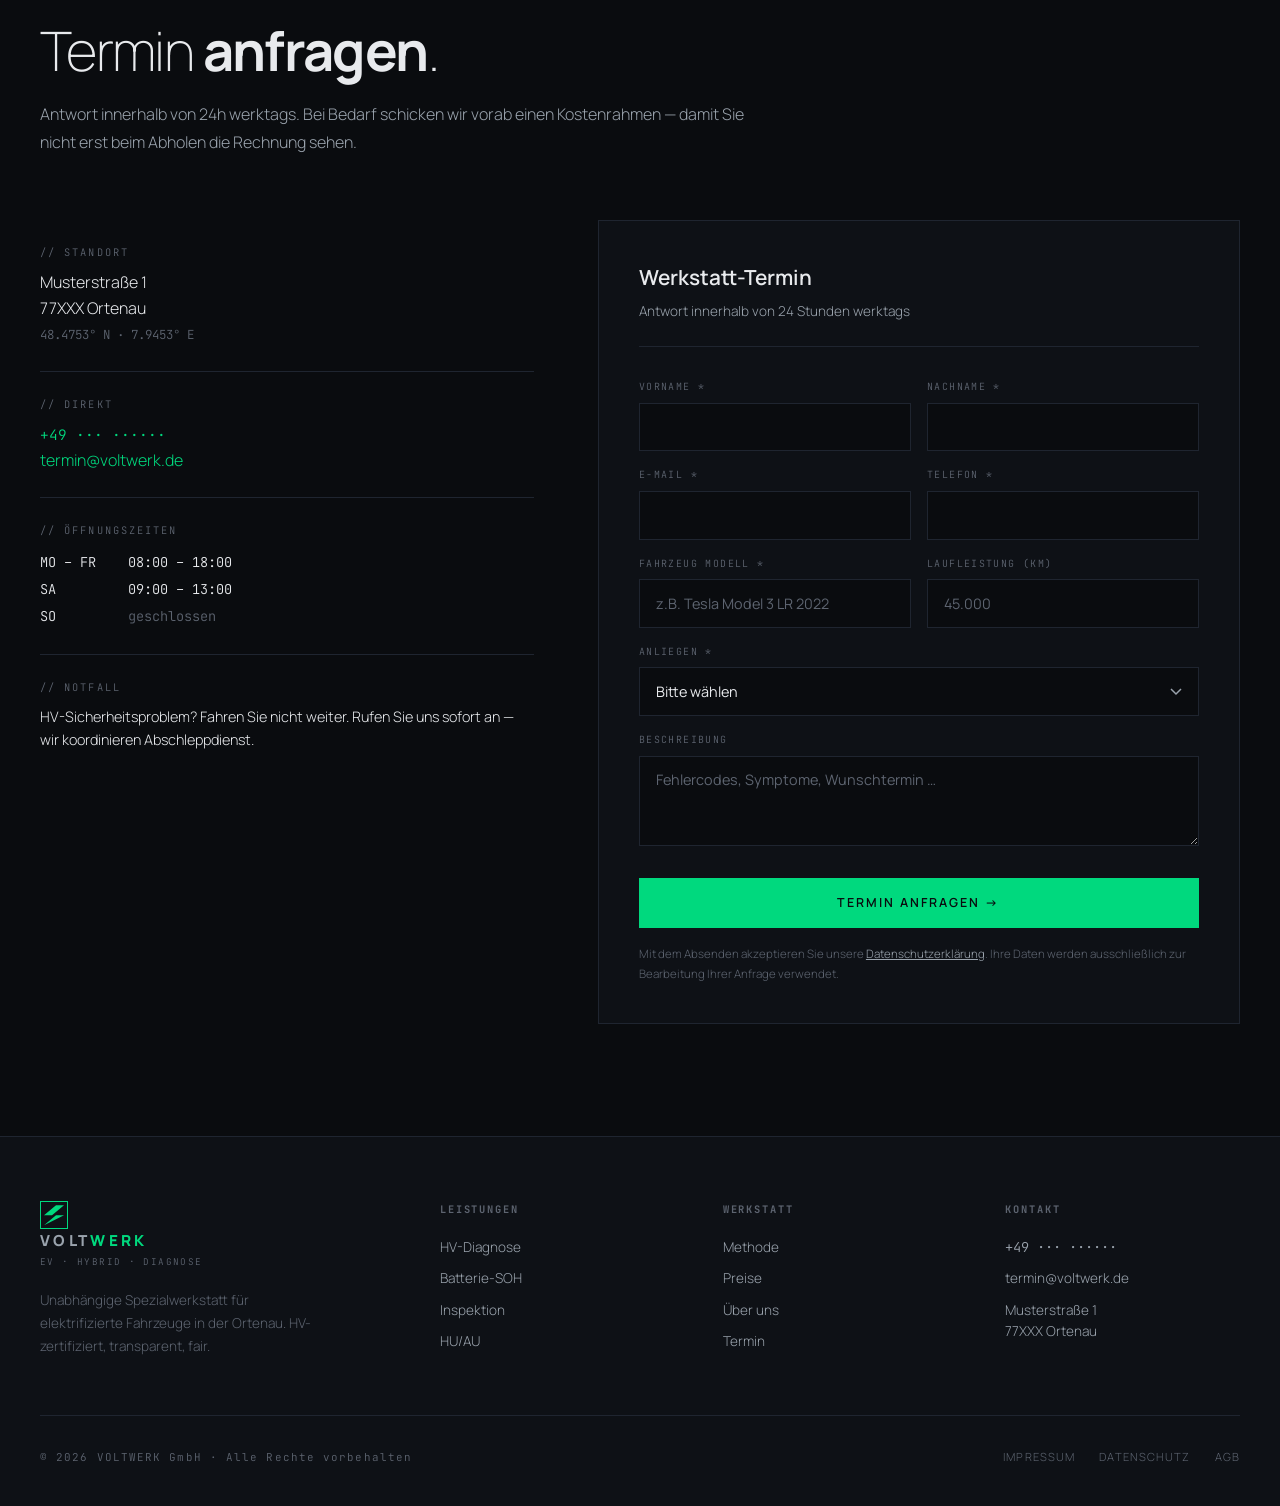
<file: Portafolio/Branding/voltwerk.html>
<!DOCTYPE html>
<html lang="de">
<head>
<meta charset="UTF-8"/>
<meta name="viewport" content="width=device-width, initial-scale=1.0"/>
<title>VOLTWERK — Spezialwerkstatt für Elektro- & Hybridfahrzeuge · Ortenau</title>
<meta name="description" content="Unabhängige Fachwerkstatt für Elektro- und Hybridfahrzeuge in der Ortenau. HV-zertifiziert, herstellerunabhängig, transparente Preise. Tesla, ID, e-tron, EQ, Polestar."/>

<link rel="preconnect" href="https://fonts.googleapis.com"/>
<link rel="preconnect" href="https://fonts.gstatic.com" crossorigin/>
<link href="https://fonts.googleapis.com/css2?family=JetBrains+Mono:wght@400;500;600&family=Manrope:wght@200;300;400;500;600;700;800&display=swap" rel="stylesheet"/>

<!-- Schema LocalBusiness / AutoRepair -->
<script type="application/ld+json">
{
  "@context": "https://schema.org",
  "@type": "AutoRepair",
  "name": "VOLTWERK",
  "description": "Spezialwerkstatt für Elektro- und Hybridfahrzeuge in der Ortenau",
  "image": "https://voltwerk.de/og.jpg",
  "address": {
    "@type": "PostalAddress",
    "streetAddress": "Musterstraße 1",
    "addressLocality": "Ortenau",
    "postalCode": "77XXX",
    "addressCountry": "DE"
  },
  "telephone": "+49 000 0000000",
  "openingHoursSpecification": [
    {"@type":"OpeningHoursSpecification","dayOfWeek":["Monday","Tuesday","Wednesday","Thursday","Friday"],"opens":"08:00","closes":"18:00"},
    {"@type":"OpeningHoursSpecification","dayOfWeek":"Saturday","opens":"09:00","closes":"13:00"}
  ],
  "priceRange": "€€"
}
</script>

<style>
*, *::before, *::after { margin:0; padding:0; box-sizing:border-box; }

:root {
  --bg:        #0a0c0f;       /* Antrazit base */
  --bg-2:      #0e1116;       /* Surface */
  --bg-3:      #141821;       /* Card */
  --line:      #1f2530;       /* Borde */
  --line-hi:   #2c3340;       /* Borde hover */
  --text:      #e8eaed;       /* Texto principal */
  --text-2:    #9aa3ad;       /* Texto secundario */
  --text-3:    #5d6470;       /* Texto terciario */
  --accent:    #00d97e;       /* Verde EV — energía limpia */
  --accent-2:  #00b368;
  --warn:      #ff6b35;       /* Acento naranja para urgencia */
  --grid:      rgba(255,255,255,0.025);
}

html { scroll-behavior:smooth; }
body {
  background: var(--bg);
  color: var(--text);
  font-family: 'Manrope', system-ui, sans-serif;
  font-weight: 300;
  line-height: 1.6;
  overflow-x: hidden;
  -webkit-font-smoothing: antialiased;
  font-feature-settings: "ss01", "cv11";
}

/* Tech grid background */
body::before {
  content: '';
  position: fixed; inset: 0;
  background-image:
    linear-gradient(var(--grid) 1px, transparent 1px),
    linear-gradient(90deg, var(--grid) 1px, transparent 1px);
  background-size: 64px 64px;
  pointer-events: none;
  z-index: 0;
  mask-image: radial-gradient(ellipse at center, rgba(0,0,0,0.6), transparent 70%);
}

.mono { font-family: 'JetBrains Mono', monospace; }

/* ── NAV ── */
nav {
  position: fixed; top:0; left:0; right:0; z-index:100;
  display:flex; justify-content:space-between; align-items:center;
  padding: 1.1rem 2.5rem;
  background: rgba(10,12,15,0.85);
  backdrop-filter: blur(20px) saturate(150%);
  border-bottom: 1px solid var(--line);
}
.brand { display:flex; align-items:center; gap:.7rem; text-decoration:none; color:var(--text); }
.brand-mark {
  width: 28px; height: 28px;
  display:flex; align-items:center; justify-content:center;
  border: 1px solid var(--accent);
  position:relative;
}
.brand-mark::before {
  content:''; position:absolute; inset:3px;
  background: var(--accent);
  clip-path: polygon(60% 0, 100% 0, 40% 50%, 100% 50%, 0 100%, 60% 50%, 0 50%);
}
.brand-name {
  font-family:'Manrope', sans-serif;
  font-weight: 800;
  font-size: .95rem;
  letter-spacing: .22em;
}
.brand-name .accent { color: var(--accent); }
.brand-tag {
  font-family:'JetBrains Mono', monospace;
  font-size: .58rem;
  color: var(--text-3);
  letter-spacing: .15em;
  margin-top: 1px;
  text-transform: uppercase;
}
.nav-right { display:flex; align-items:center; gap:2rem; }
.nav-links { display:flex; gap: 1.8rem; list-style:none; }
.nav-links a {
  color: var(--text-2); text-decoration:none;
  font-size: .72rem; letter-spacing: .12em;
  text-transform: uppercase; font-weight: 500;
  transition: color .2s;
}
.nav-links a:hover { color: var(--text); }
.nav-phone {
  font-family:'JetBrains Mono', monospace;
  font-size: .72rem;
  color: var(--accent);
  text-decoration:none;
  padding: .55rem .9rem;
  border: 1px solid var(--accent);
  transition: all .2s;
}
.nav-phone:hover { background: var(--accent); color: var(--bg); }

/* ── HERO ── */
.hero {
  min-height: 100vh;
  position: relative;
  padding: 8rem 2.5rem 4rem;
  display: flex;
  align-items: center;
  z-index: 1;
}
.hero-inner {
  max-width: 1280px;
  margin: 0 auto;
  width: 100%;
  display: grid;
  grid-template-columns: 1.2fr 1fr;
  gap: 5rem;
  align-items: center;
}
.hero-status {
  display: inline-flex; align-items:center; gap:.6rem;
  font-family:'JetBrains Mono', monospace;
  font-size: .68rem;
  color: var(--text-2);
  letter-spacing: .14em;
  margin-bottom: 2.5rem;
  padding: .45rem .8rem;
  border: 1px solid var(--line);
  border-radius: 2px;
  width: fit-content;
}
.status-dot {
  width: 6px; height: 6px;
  background: var(--accent);
  border-radius: 50%;
  animation: pulse 2s infinite;
  box-shadow: 0 0 12px var(--accent);
}
@keyframes pulse { 0%,100%{opacity:1} 50%{opacity:.4} }

.hero-title {
  font-family: 'Manrope', sans-serif;
  font-size: clamp(3rem, 7vw, 6rem);
  font-weight: 200;
  line-height: 1.02;
  letter-spacing: -0.04em;
  margin-bottom: 1.5rem;
}
.hero-title strong {
  font-weight: 700;
  background: linear-gradient(135deg, var(--text) 0%, var(--accent) 100%);
  -webkit-background-clip: text;
  background-clip: text;
  -webkit-text-fill-color: transparent;
}
.hero-sub {
  font-size: 1.05rem;
  color: var(--text-2);
  max-width: 480px;
  line-height: 1.7;
  margin-bottom: 2.5rem;
  font-weight: 300;
}
.hero-cta { display:flex; gap:1rem; flex-wrap:wrap; }

.btn {
  display: inline-flex; align-items:center; gap:.6rem;
  padding: 1rem 1.8rem;
  font-family:'Manrope', sans-serif;
  font-size: .78rem;
  letter-spacing: .14em;
  text-transform: uppercase;
  font-weight: 600;
  text-decoration: none;
  cursor: pointer;
  border: none;
  transition: all .25s ease;
  position: relative;
}
.btn-primary {
  background: var(--accent);
  color: var(--bg);
}
.btn-primary:hover {
  background: var(--accent-2);
  transform: translateY(-2px);
  box-shadow: 0 8px 24px rgba(0,217,126,0.25);
}
.btn-ghost {
  background: transparent;
  color: var(--text);
  border: 1px solid var(--line-hi);
}
.btn-ghost:hover {
  border-color: var(--text-2);
  background: var(--bg-3);
}
.btn-arrow { transition: transform .25s; }
.btn:hover .btn-arrow { transform: translateX(4px); }

/* Hero visual: HV diagnostic panel */
.hv-panel {
  background: var(--bg-2);
  border: 1px solid var(--line);
  padding: 1.8rem;
  position: relative;
  font-family:'JetBrains Mono', monospace;
  font-size: .75rem;
}
.hv-panel::before {
  content:''; position:absolute; top:-1px; left:-1px; right:-1px;
  height: 2px;
  background: linear-gradient(90deg, transparent, var(--accent), transparent);
}
.hv-header {
  display:flex; justify-content:space-between; align-items:center;
  padding-bottom: 1rem; margin-bottom: 1.2rem;
  border-bottom: 1px solid var(--line);
}
.hv-title { color: var(--text); font-weight: 600; letter-spacing:.1em; }
.hv-id { color: var(--text-3); font-size: .65rem; }
.hv-row {
  display:flex; justify-content:space-between;
  padding: .55rem 0;
  border-bottom: 1px solid var(--line);
}
.hv-row:last-of-type { border-bottom: none; }
.hv-label { color: var(--text-3); font-size: .68rem; }
.hv-value { color: var(--text); font-weight: 500; }
.hv-value.good { color: var(--accent); }
.hv-value.warn { color: var(--warn); }
.hv-bar {
  height: 4px;
  background: var(--bg-3);
  margin-top: 1.2rem;
  overflow:hidden;
  position: relative;
}
.hv-bar-fill {
  height: 100%;
  width: 87%;
  background: linear-gradient(90deg, var(--accent-2), var(--accent));
  position:relative;
}
.hv-bar-fill::after {
  content:''; position:absolute; right:0; top:0; bottom:0;
  width: 4px; background: var(--text);
  box-shadow: 0 0 8px var(--accent);
}
.hv-foot {
  margin-top: 1rem;
  font-size: .62rem;
  color: var(--text-3);
  display:flex; justify-content:space-between;
}

/* ── TRUST STRIP ── */
.trust {
  padding: 2rem 2.5rem;
  border-top: 1px solid var(--line);
  border-bottom: 1px solid var(--line);
  background: var(--bg-2);
  position: relative; z-index:1;
}
.trust-inner {
  max-width: 1280px; margin: 0 auto;
  display: grid;
  grid-template-columns: auto 1fr;
  gap: 3rem;
  align-items: center;
}
.trust-label {
  font-family:'JetBrains Mono', monospace;
  font-size: .65rem;
  color: var(--text-3);
  letter-spacing: .2em;
  text-transform: uppercase;
}
.trust-brands {
  display:flex; gap: 3rem; flex-wrap: wrap;
  font-family:'Manrope', sans-serif;
  font-weight: 600;
  font-size: 1rem;
  letter-spacing: .15em;
  color: var(--text-2);
}
.trust-brands span { transition: color .2s; cursor: default; }
.trust-brands span:hover { color: var(--accent); }

/* ── SECTIONS ── */
section { padding: 7rem 2.5rem; position: relative; z-index: 1; }
.section-inner { max-width: 1280px; margin: 0 auto; }
.section-head { margin-bottom: 4rem; max-width: 720px; }
.section-tag {
  display:inline-flex; align-items:center; gap:.5rem;
  font-family:'JetBrains Mono', monospace;
  font-size: .68rem;
  color: var(--accent);
  letter-spacing: .18em;
  text-transform: uppercase;
  margin-bottom: 1.2rem;
}
.section-tag::before {
  content:''; width: 24px; height:1px; background: var(--accent);
}
.section-title {
  font-size: clamp(2rem, 4.5vw, 3.4rem);
  font-weight: 200;
  line-height: 1.1;
  letter-spacing: -0.03em;
  margin-bottom: 1.2rem;
}
.section-title strong { font-weight: 700; }
.section-lead {
  font-size: 1rem;
  color: var(--text-2);
  line-height: 1.75;
  font-weight: 300;
}

/* ── SERVICES ── */
.services-grid {
  display: grid;
  grid-template-columns: repeat(3, 1fr);
  gap: 1px;
  background: var(--line);
  border: 1px solid var(--line);
}
.service {
  background: var(--bg);
  padding: 2.5rem 2rem;
  display: flex; flex-direction: column;
  position: relative;
  transition: background .25s;
  min-height: 320px;
}
.service:hover { background: var(--bg-2); }
.service-num {
  font-family:'JetBrains Mono', monospace;
  font-size: .68rem;
  color: var(--text-3);
  margin-bottom: 2rem;
  letter-spacing: .14em;
}
.service-icon {
  width: 32px; height: 32px;
  margin-bottom: 1.5rem;
  color: var(--accent);
}
.service-title {
  font-size: 1.25rem;
  font-weight: 600;
  margin-bottom: .8rem;
  letter-spacing: -0.01em;
}
.service-desc {
  font-size: .88rem;
  color: var(--text-2);
  line-height: 1.7;
  flex: 1;
  margin-bottom: 1.5rem;
}
.service-meta {
  font-family:'JetBrains Mono', monospace;
  font-size: .68rem;
  color: var(--text-3);
  padding-top: 1.2rem;
  border-top: 1px solid var(--line);
  display: flex; justify-content: space-between;
}
.service-meta .price { color: var(--accent); }

/* ── METHOD (process) ── */
.method-bg {
  background: var(--bg-2);
  border-top: 1px solid var(--line);
  border-bottom: 1px solid var(--line);
}
.method-grid {
  display: grid;
  grid-template-columns: repeat(4, 1fr);
  gap: 2rem;
  margin-top: 4rem;
  position: relative;
}
.method-grid::before {
  content:''; position: absolute;
  top: 18px; left: 4%; right: 4%;
  height: 1px;
  background: linear-gradient(90deg, transparent, var(--line-hi), var(--line-hi), transparent);
}
.method-step { position: relative; }
.method-num {
  width: 36px; height: 36px;
  background: var(--bg-2);
  border: 1px solid var(--accent);
  display:flex; align-items:center; justify-content:center;
  font-family:'JetBrains Mono', monospace;
  font-size: .8rem;
  color: var(--accent);
  font-weight: 600;
  position: relative; z-index: 2;
  margin-bottom: 1.5rem;
}
.method-title {
  font-size: 1.05rem;
  font-weight: 600;
  margin-bottom: .6rem;
}
.method-desc {
  font-size: .85rem;
  color: var(--text-2);
  line-height: 1.7;
}

/* ── PRICING TRANSPARENCY ── */
.pricing-grid {
  display: grid;
  grid-template-columns: 1fr 1fr;
  gap: 3rem;
  margin-top: 3rem;
}
.price-table {
  border: 1px solid var(--line);
}
.price-row {
  display: flex; justify-content: space-between; align-items: baseline;
  padding: 1.1rem 1.3rem;
  border-bottom: 1px solid var(--line);
  transition: background .2s;
}
.price-row:last-child { border-bottom: none; }
.price-row:hover { background: var(--bg-2); }
.price-label { font-size: .9rem; color: var(--text); }
.price-label small { display:block; color: var(--text-3); font-size: .72rem; margin-top: 2px; font-weight: 300; }
.price-value {
  font-family:'JetBrains Mono', monospace;
  font-size: .9rem;
  color: var(--accent);
  font-weight: 500;
  white-space: nowrap;
}
.price-note {
  font-size: .78rem;
  color: var(--text-3);
  line-height: 1.7;
  margin-top: 1.5rem;
  padding: 1.2rem;
  background: var(--bg-2);
  border-left: 2px solid var(--accent);
}

/* ── ABOUT/TRUST ── */
.about-bg { background: var(--bg-2); border-top:1px solid var(--line); border-bottom:1px solid var(--line);}
.about-grid {
  display: grid;
  grid-template-columns: 1fr 1fr;
  gap: 5rem;
  align-items: center;
}
.about-stats {
  display: grid;
  grid-template-columns: 1fr 1fr;
  gap: 1px;
  background: var(--line);
  border: 1px solid var(--line);
  margin-top: 3rem;
}
.about-stat {
  background: var(--bg);
  padding: 2rem 1.5rem;
}
.stat-num {
  font-family:'Manrope', sans-serif;
  font-size: 2.6rem;
  font-weight: 200;
  color: var(--accent);
  letter-spacing: -0.03em;
  line-height: 1;
  margin-bottom: .5rem;
}
.stat-label {
  font-family:'JetBrains Mono', monospace;
  font-size: .68rem;
  color: var(--text-3);
  letter-spacing: .12em;
  text-transform: uppercase;
}
.cert-list {
  display: flex; flex-direction: column; gap: .8rem;
  margin-top: 2rem;
}
.cert-item {
  display: flex; align-items: center; gap: .9rem;
  font-size: .9rem;
  color: var(--text-2);
}
.cert-check {
  width: 18px; height: 18px;
  border: 1px solid var(--accent);
  display:flex; align-items:center; justify-content:center;
  flex-shrink: 0;
}
.cert-check::after {
  content: '✓';
  color: var(--accent);
  font-size: .7rem;
  font-weight: 700;
}

/* ── BOOKING ── */
.book-grid {
  display: grid;
  grid-template-columns: 1fr 1.3fr;
  gap: 4rem;
  margin-top: 4rem;
}
.book-info-block {
  padding: 1.5rem 0;
  border-bottom: 1px solid var(--line);
}
.book-info-block:last-child { border-bottom: none; }
.book-info-label {
  font-family:'JetBrains Mono', monospace;
  font-size: .65rem;
  color: var(--text-3);
  letter-spacing: .2em;
  text-transform: uppercase;
  margin-bottom: .6rem;
  display:block;
}
.book-info-value {
  font-size: 1rem;
  color: var(--text);
  line-height: 1.6;
}
.book-info-value a { color: var(--accent); text-decoration: none; }
.book-info-value a:hover { text-decoration: underline; }
.book-info-value .mono { font-size: .9rem; }

.book-form {
  background: var(--bg-2);
  border: 1px solid var(--line);
  padding: 2.5rem;
}
.form-head { margin-bottom: 2rem; padding-bottom: 1.5rem; border-bottom: 1px solid var(--line); }
.form-head h3 { font-size: 1.3rem; font-weight: 600; margin-bottom: .4rem; }
.form-head p { font-size: .85rem; color: var(--text-2); }

.form-row { display: grid; grid-template-columns: 1fr 1fr; gap: 1rem; margin-bottom: 1rem; }
.form-row.full { grid-template-columns: 1fr; }
.form-group { display: flex; flex-direction: column; }
.form-label {
  font-family:'JetBrains Mono', monospace;
  font-size: .62rem;
  color: var(--text-3);
  letter-spacing: .14em;
  text-transform: uppercase;
  margin-bottom: .5rem;
}
.form-input, .form-select, .form-textarea {
  font-family:'Manrope', sans-serif;
  font-size: .9rem;
  font-weight: 400;
  padding: .85rem 1rem;
  background: var(--bg);
  border: 1px solid var(--line);
  color: var(--text);
  outline: none;
  transition: border-color .2s, background .2s;
  width: 100%;
  appearance: none;
  -webkit-appearance: none;
}
.form-input:focus, .form-select:focus, .form-textarea:focus {
  border-color: var(--accent);
  background: var(--bg-3);
}
.form-input::placeholder, .form-textarea::placeholder { color: var(--text-3); }
.form-select {
  background-image: url("data:image/svg+xml,%3Csvg xmlns='http://www.w3.org/2000/svg' width='12' height='8' viewBox='0 0 12 8'%3E%3Cpath d='M1 1l5 5 5-5' stroke='%239aa3ad' stroke-width='1.5' fill='none'/%3E%3C/svg%3E");
  background-repeat: no-repeat;
  background-position: right 1rem center;
  padding-right: 2.5rem;
  cursor: pointer;
}
.form-textarea { resize: vertical; min-height: 90px; }
.form-submit {
  width: 100%;
  padding: 1.05rem;
  font-family:'Manrope', sans-serif;
  font-size: .78rem;
  letter-spacing: .16em;
  text-transform: uppercase;
  font-weight: 600;
  background: var(--accent);
  color: var(--bg);
  border: none;
  cursor: pointer;
  transition: all .25s;
  margin-top: 1rem;
}
.form-submit:hover { background: var(--accent-2); transform: translateY(-1px); }
.form-privacy {
  font-size: .72rem;
  color: var(--text-3);
  line-height: 1.7;
  margin-top: 1rem;
}
.form-privacy a { color: var(--text-2); }

/* ── FOOTER ── */
footer {
  padding: 4rem 2.5rem 2.5rem;
  border-top: 1px solid var(--line);
  background: var(--bg-2);
  position: relative; z-index:1;
}
.footer-inner { max-width: 1280px; margin: 0 auto; }
.footer-top {
  display: grid;
  grid-template-columns: 1.5fr 1fr 1fr 1fr;
  gap: 3rem;
  padding-bottom: 3rem;
  border-bottom: 1px solid var(--line);
}
.footer-col h4 {
  font-family:'JetBrains Mono', monospace;
  font-size: .65rem;
  color: var(--text-3);
  letter-spacing: .18em;
  text-transform: uppercase;
  margin-bottom: 1.2rem;
}
.footer-col a, .footer-col p {
  display: block;
  font-size: .85rem;
  color: var(--text-2);
  text-decoration: none;
  margin-bottom: .6rem;
  line-height: 1.6;
  transition: color .2s;
}
.footer-col a:hover { color: var(--accent); }
.footer-bottom {
  display: flex; justify-content: space-between; align-items: center;
  padding-top: 2rem;
  flex-wrap: wrap; gap: 1rem;
}
.footer-copy {
  font-family:'JetBrains Mono', monospace;
  font-size: .68rem;
  color: var(--text-3);
  letter-spacing: .1em;
}

/* Reveal */
.reveal { opacity:0; transform: translateY(24px); transition: opacity .7s ease, transform .7s ease; }
.reveal.visible { opacity:1; transform: none; }

@media (max-width: 980px) {
  nav { padding: .9rem 1.2rem; }
  .nav-links { display: none; }
  .hero { padding: 7rem 1.2rem 3rem; }
  .hero-inner { grid-template-columns: 1fr; gap: 3rem; }
  .services-grid, .method-grid { grid-template-columns: 1fr; }
  .method-grid::before { display: none; }
  .pricing-grid, .about-grid, .book-grid, .footer-top { grid-template-columns: 1fr; gap: 2.5rem; }
  .form-row { grid-template-columns: 1fr; }
  section { padding: 4.5rem 1.2rem; }
  .trust-inner { grid-template-columns: 1fr; gap: 1rem; }
  .trust-brands { gap: 1.5rem; font-size: .9rem; }
  .footer-top { grid-template-columns: 1fr 1fr; }
  .book-form { padding: 1.8rem; }
}
</style>
</head>
<body>

<!-- NAV -->
<nav>
  <a href="#" class="brand">
    <div class="brand-mark"></div>
    <div>
      <div class="brand-name">VOLT<span class="accent">WERK</span></div>
      <div class="brand-tag">EV · HYBRID · DIAGNOSE</div>
    </div>
  </a>
  <div class="nav-right">
    <ul class="nav-links">
      <li><a href="#leistungen">Leistungen</a></li>
      <li><a href="#methode">Methode</a></li>
      <li><a href="#preise">Preise</a></li>
      <li><a href="#ueber">Über uns</a></li>
    </ul>
    <a href="tel:+490000000000" class="nav-phone mono">+49 ··· ······</a>
  </div>
</nav>

<!-- HERO -->
<section class="hero">
  <div class="hero-inner">
    <div>
      <div class="hero-status reveal">
        <span class="status-dot"></span>
        <span>SYSTEM ONLINE · WERKSTATT VERFÜGBAR</span>
      </div>
      <h1 class="hero-title reveal">
        Spezialwerkstatt<br>
        für <strong>Elektro- &<br>Hybridfahrzeuge.</strong>
      </h1>
      <p class="hero-sub reveal">
        Unabhängig. Hochvolt-zertifiziert. Transparent. Wir kümmern uns um Ihren EV mit der Sorgfalt, die er verdient — ohne die Wartezeiten und Preise einer Vertragswerkstatt.
      </p>
      <div class="hero-cta reveal">
        <a href="#termin" class="btn btn-primary">
          Termin anfragen <span class="btn-arrow">→</span>
        </a>
        <a href="#leistungen" class="btn btn-ghost">
          Leistungen ansehen
        </a>
      </div>
    </div>

    <!-- Diagnostic panel -->
    <div class="hv-panel reveal">
      <div class="hv-header">
        <span class="hv-title">HV-DIAGNOSTIK</span>
        <span class="hv-id">SYS_ID · VW.0817</span>
      </div>
      <div class="hv-row"><span class="hv-label">Hochvoltbatterie</span><span class="hv-value good">87.4% SOH</span></div>
      <div class="hv-row"><span class="hv-label">Zellspannung max/min</span><span class="hv-value">4.12 / 4.09 V</span></div>
      <div class="hv-row"><span class="hv-label">Isolationswiderstand</span><span class="hv-value good">> 100 MΩ</span></div>
      <div class="hv-row"><span class="hv-label">Inverter Temp</span><span class="hv-value">42 °C</span></div>
      <div class="hv-row"><span class="hv-label">Fehlercodes</span><span class="hv-value good">0</span></div>
      <div class="hv-bar"><div class="hv-bar-fill"></div></div>
      <div class="hv-foot">
        <span>BATTERY HEALTH</span>
        <span>SCAN COMPLETE · 04:32</span>
      </div>
    </div>
  </div>
</section>

<!-- TRUST STRIP -->
<div class="trust">
  <div class="trust-inner">
    <span class="trust-label">// Wir betreuen</span>
    <div class="trust-brands">
      <span>TESLA</span>
      <span>ID.</span>
      <span>e-tron</span>
      <span>EQ</span>
      <span>POLESTAR</span>
      <span>iX</span>
      <span>Ioniq</span>
      <span>+12</span>
    </div>
  </div>
</div>

<!-- LEISTUNGEN -->
<section id="leistungen">
  <div class="section-inner">
    <div class="section-head reveal">
      <span class="section-tag">Leistungen / Services</span>
      <h2 class="section-title">Was wir <strong>besser machen</strong> als die Konkurrenz.</h2>
      <p class="section-lead">Wir konzentrieren uns ausschließlich auf elektrifizierte Fahrzeuge. Das bedeutet: bessere Diagnose, kürzere Standzeiten, faire Preise.</p>
    </div>

    <div class="services-grid">
      <div class="service reveal">
        <div class="service-num">01 / HV</div>
        <svg class="service-icon" viewBox="0 0 24 24" fill="none" stroke="currentColor" stroke-width="1.5"><path d="M13 2L3 14h9l-1 8 10-12h-9l1-8z"/></svg>
        <h3 class="service-title">Hochvolt-Diagnose</h3>
        <p class="service-desc">Vollständige Auslese von HV-System, BMS und Zellbalance. Wir finden Fehler, die Universalwerkstätten übersehen.</p>
        <div class="service-meta">
          <span>≈ 60 min</span>
          <span class="price">ab 89 €</span>
        </div>
      </div>

      <div class="service reveal">
        <div class="service-num">02 / SOH</div>
        <svg class="service-icon" viewBox="0 0 24 24" fill="none" stroke="currentColor" stroke-width="1.5"><rect x="2" y="7" width="18" height="10" rx="1"/><path d="M22 11v2"/><path d="M6 12h2M11 12h2"/></svg>
        <h3 class="service-title">Batterie-Zustandsbericht</h3>
        <p class="service-desc">SOH-Analyse mit zertifiziertem Protokoll — entscheidend bei Gebrauchtwagenkauf, Garantie oder Verkauf.</p>
        <div class="service-meta">
          <span>≈ 90 min</span>
          <span class="price">ab 149 €</span>
        </div>
      </div>

      <div class="service reveal">
        <div class="service-num">03 / SVC</div>
        <svg class="service-icon" viewBox="0 0 24 24" fill="none" stroke="currentColor" stroke-width="1.5"><path d="M14.7 6.3a1 1 0 000 1.4l1.6 1.6a1 1 0 001.4 0l3.77-3.77a6 6 0 01-7.94 7.94l-6.91 6.91a2.12 2.12 0 01-3-3l6.91-6.91a6 6 0 017.94-7.94l-3.76 3.76z"/></svg>
        <h3 class="service-title">Inspektion & Wartung</h3>
        <p class="service-desc">Herstellervorgabe-konforme Inspektion. Garantieerhaltend — auch bei Leasing- und Firmenwagen.</p>
        <div class="service-meta">
          <span>nach Plan</span>
          <span class="price">Festpreis</span>
        </div>
      </div>

      <div class="service reveal">
        <div class="service-num">04 / TYR</div>
        <svg class="service-icon" viewBox="0 0 24 24" fill="none" stroke="currentColor" stroke-width="1.5"><circle cx="12" cy="12" r="10"/><circle cx="12" cy="12" r="3"/></svg>
        <h3 class="service-title">Reifen & Fahrwerk</h3>
        <p class="service-desc">EV-spezifische Reifen mit niedrigem Rollwiderstand. Achsvermessung mit Tesla-/MEB-Toleranzen.</p>
        <div class="service-meta">
          <span>same-day</span>
          <span class="price">ab 49 €</span>
        </div>
      </div>

      <div class="service reveal">
        <div class="service-num">05 / TÜV</div>
        <svg class="service-icon" viewBox="0 0 24 24" fill="none" stroke="currentColor" stroke-width="1.5"><path d="M9 12l2 2 4-4"/><circle cx="12" cy="12" r="10"/></svg>
        <h3 class="service-title">HU/AU für E-Fahrzeuge</h3>
        <p class="service-desc">Hauptuntersuchung mit HV-Sicherheitsprüfung. Termin innerhalb einer Woche, Vorbereitung inklusive.</p>
        <div class="service-meta">
          <span>≈ 75 min</span>
          <span class="price">ab 139 €</span>
        </div>
      </div>

      <div class="service reveal">
        <div class="service-num">06 / SW</div>
        <svg class="service-icon" viewBox="0 0 24 24" fill="none" stroke="currentColor" stroke-width="1.5"><polyline points="16 18 22 12 16 6"/><polyline points="8 6 2 12 8 18"/></svg>
        <h3 class="service-title">Software & Updates</h3>
        <p class="service-desc">OEM-Diagnosezugang, Steuergeräte-Codierung, Update-Management. Auch nach Reparaturen.</p>
        <div class="service-meta">
          <span>nach Aufwand</span>
          <span class="price">ab 75 €/h</span>
        </div>
      </div>
    </div>
  </div>
</section>

<!-- METHODE -->
<section id="methode" class="method-bg">
  <div class="section-inner">
    <div class="section-head reveal">
      <span class="section-tag">Methode / Process</span>
      <h2 class="section-title">So <strong>arbeiten wir</strong>.</h2>
      <p class="section-lead">Vier Schritte. Keine Überraschungen. Keine versteckten Kosten. Sie wissen vor jedem Werkzeug-Einsatz, was es kostet.</p>
    </div>

    <div class="method-grid">
      <div class="method-step reveal">
        <div class="method-num">01</div>
        <h4 class="method-title">Annahme & Diagnose</h4>
        <p class="method-desc">Persönliches Gespräch, vollständige Auslese aller Systeme, dokumentierter Befund.</p>
      </div>
      <div class="method-step reveal">
        <div class="method-num">02</div>
        <h4 class="method-title">Festpreis-Angebot</h4>
        <p class="method-desc">Schriftlicher Kostenvoranschlag vor jeder Reparatur. Nichts wird ohne Ihre Freigabe gemacht.</p>
      </div>
      <div class="method-step reveal">
        <div class="method-num">03</div>
        <h4 class="method-title">Reparatur & Foto-Doku</h4>
        <p class="method-desc">Fotos vor/nach jeder Maßnahme. Sie sehen, was gemacht wurde — auch wenn Sie nicht da waren.</p>
      </div>
      <div class="method-step reveal">
        <div class="method-num">04</div>
        <h4 class="method-title">Übergabe & Garantie</h4>
        <p class="method-desc">Detaillierte Rechnung, Probefahrt-Protokoll, 24 Monate Gewährleistung auf Arbeit & Teile.</p>
      </div>
    </div>
  </div>
</section>

<!-- PREISE / TRANSPARENCY -->
<section id="preise">
  <div class="section-inner">
    <div class="section-head reveal">
      <span class="section-tag">Preise / Pricing</span>
      <h2 class="section-title">Transparenz statt <strong>Überraschungen</strong>.</h2>
      <p class="section-lead">Stundensätze und Pauschalen veröffentlicht — etwas, was 90% der Werkstätten vermeiden. Bei uns wissen Sie, woran Sie sind, bevor Sie buchen.</p>
    </div>

    <div class="pricing-grid">
      <div class="reveal">
        <h3 style="font-family:'JetBrains Mono',monospace; font-size:.72rem; color:var(--text-3); letter-spacing:.18em; text-transform:uppercase; margin-bottom:1rem;">// Stundensätze</h3>
        <div class="price-table">
          <div class="price-row">
            <div class="price-label">Mechanische Arbeiten<small>Bremsen, Fahrwerk, Reifen</small></div>
            <div class="price-value">95,00 €/h</div>
          </div>
          <div class="price-row">
            <div class="price-label">HV-Arbeiten<small>Zertifizierter HV-Techniker</small></div>
            <div class="price-value">125,00 €/h</div>
          </div>
          <div class="price-row">
            <div class="price-label">Diagnose & Software<small>OEM-Tools, Codierung</small></div>
            <div class="price-value">75,00 €/h</div>
          </div>
          <div class="price-row">
            <div class="price-label">Karosseriearbeiten<small>auf Anfrage, Kooperationspartner</small></div>
            <div class="price-value">individuell</div>
          </div>
        </div>
      </div>

      <div class="reveal">
        <h3 style="font-family:'JetBrains Mono',monospace; font-size:.72rem; color:var(--text-3); letter-spacing:.18em; text-transform:uppercase; margin-bottom:1rem;">// Pauschalen</h3>
        <div class="price-table">
          <div class="price-row">
            <div class="price-label">HV-Schnelldiagnose<small>Auslese + schriftlicher Befund</small></div>
            <div class="price-value">89,00 €</div>
          </div>
          <div class="price-row">
            <div class="price-label">SOH-Zertifikat<small>Batteriegutachten, gerichtsfest</small></div>
            <div class="price-value">149,00 €</div>
          </div>
          <div class="price-row">
            <div class="price-label">Reifenwechsel<small>Räder, Wuchten, Drehmoment</small></div>
            <div class="price-value">49,00 €</div>
          </div>
          <div class="price-row">
            <div class="price-label">Kaufberatung Gebrauchtwagen<small>Vor-Ort oder bei Händler</small></div>
            <div class="price-value">219,00 €</div>
          </div>
        </div>
        <p class="price-note">
          Alle Preise inkl. 19% MwSt. Materialkosten separat nach Aufwand. Kostenvoranschlag immer kostenlos.
        </p>
      </div>
    </div>
  </div>
</section>

<!-- ÜBER -->
<section id="ueber" class="about-bg">
  <div class="section-inner">
    <div class="about-grid">
      <div class="reveal">
        <span class="section-tag">Über uns / About</span>
        <h2 class="section-title">Eine Werkstatt, die <strong>versteht, was sie tut</strong>.</h2>
        <p class="section-lead">Wir sind aus einem Grund entstanden: weil viele Werkstätten Elektroautos behandeln wie Verbrenner mit anderen Kabeln. Das ist gefährlich — für Sie, für das Auto, für den Geldbeutel.</p>
        <p style="font-size:.95rem; color:var(--text-2); line-height:1.8; margin-top:1.5rem;">
          Bei VOLTWERK arbeiten ausschließlich Techniker mit gültiger Hochvolt-Qualifikation nach DGUV 209-093. Wir investieren jedes Jahr fünfstellig in Schulungen, Spezialwerkzeug und Diagnosegeräte — weil ein Tesla-Inverter sich nicht öffnen lässt wie ein Dieselmotor.
        </p>

        <div class="cert-list">
          <div class="cert-item"><div class="cert-check"></div>HV-Stufe 3S — Arbeiten an aktiven Hochvoltsystemen</div>
          <div class="cert-item"><div class="cert-check"></div>Tesla-, VW-MEB-, Stellantis-Diagnosezugang</div>
          <div class="cert-item"><div class="cert-check"></div>ZDK-Innungsbetrieb · Garantieerhaltend für Leasingfahrzeuge</div>
          <div class="cert-item"><div class="cert-check"></div>Geprüfte Werkstatt nach §29 StVZO (HU/AU)</div>
        </div>
      </div>

      <div class="reveal">
        <div class="about-stats">
          <div class="about-stat">
            <div class="stat-num">100%</div>
            <div class="stat-label">EV / Hybrid-Fokus</div>
          </div>
          <div class="about-stat">
            <div class="stat-num">24</div>
            <div class="stat-label">Monate Garantie</div>
          </div>
          <div class="about-stat">
            <div class="stat-num">< 5d</div>
            <div class="stat-label">Ø Wartezeit</div>
          </div>
          <div class="about-stat">
            <div class="stat-num">−40%</div>
            <div class="stat-label">vs. Vertragswerkstatt</div>
          </div>
        </div>
        <p style="margin-top:1.5rem; font-size:.75rem; color:var(--text-3); line-height:1.7;">
          // Durchschnittswerte 2025. Vergleich Stundensatz Vertragswerkstatt EV-Inspektion (Quelle: ADAC Werkstattvergleich).
        </p>
      </div>
    </div>
  </div>
</section>

<!-- TERMIN -->
<section id="termin">
  <div class="section-inner">
    <div class="section-head reveal">
      <span class="section-tag">Termin / Booking</span>
      <h2 class="section-title">Termin <strong>anfragen</strong>.</h2>
      <p class="section-lead">Antwort innerhalb von 24h werktags. Bei Bedarf schicken wir vorab einen Kostenrahmen — damit Sie nicht erst beim Abholen die Rechnung sehen.</p>
    </div>

    <div class="book-grid">
      <div class="reveal">
        <div class="book-info-block">
          <span class="book-info-label">// Standort</span>
          <div class="book-info-value">
            Musterstraße 1<br>
            77XXX Ortenau<br>
            <span class="mono" style="color:var(--text-3); font-size:.78rem;">48.4753° N · 7.9453° E</span>
          </div>
        </div>
        <div class="book-info-block">
          <span class="book-info-label">// Direkt</span>
          <div class="book-info-value">
            <a href="tel:+490000000000" class="mono">+49 ··· ······</a><br>
            <a href="mailto:termin@voltwerk.de">termin@voltwerk.de</a>
          </div>
        </div>
        <div class="book-info-block">
          <span class="book-info-label">// Öffnungszeiten</span>
          <div class="book-info-value mono" style="font-size:.85rem; line-height:2;">
            MO – FR &nbsp;&nbsp; 08:00 – 18:00<br>
            SA &nbsp;&nbsp;&nbsp;&nbsp;&nbsp;&nbsp;&nbsp; 09:00 – 13:00<br>
            SO &nbsp;&nbsp;&nbsp;&nbsp;&nbsp;&nbsp;&nbsp; <span style="color:var(--text-3);">geschlossen</span>
          </div>
        </div>
        <div class="book-info-block">
          <span class="book-info-label">// Notfall</span>
          <div class="book-info-value" style="font-size:.9rem;">
            HV-Sicherheitsproblem? Fahren Sie nicht weiter. Rufen Sie uns sofort an — wir koordinieren Abschleppdienst.
          </div>
        </div>
      </div>

      <div class="reveal">
        <form class="book-form" id="bookForm" novalidate>
          <div class="form-head">
            <h3>Werkstatt-Termin</h3>
            <p>Antwort innerhalb von 24 Stunden werktags</p>
          </div>

          <div class="form-row">
            <div class="form-group">
              <label class="form-label" for="vname">Vorname *</label>
              <input class="form-input" type="text" id="vname" required/>
            </div>
            <div class="form-group">
              <label class="form-label" for="nname">Nachname *</label>
              <input class="form-input" type="text" id="nname" required/>
            </div>
          </div>

          <div class="form-row">
            <div class="form-group">
              <label class="form-label" for="email">E-Mail *</label>
              <input class="form-input" type="email" id="email" required/>
            </div>
            <div class="form-group">
              <label class="form-label" for="tel">Telefon *</label>
              <input class="form-input" type="tel" id="tel" required/>
            </div>
          </div>

          <div class="form-row">
            <div class="form-group">
              <label class="form-label" for="model">Fahrzeug Modell *</label>
              <input class="form-input" type="text" id="model" placeholder="z.B. Tesla Model 3 LR 2022" required/>
            </div>
            <div class="form-group">
              <label class="form-label" for="km">Laufleistung (km)</label>
              <input class="form-input" type="text" id="km" placeholder="45.000"/>
            </div>
          </div>

          <div class="form-row full">
            <div class="form-group">
              <label class="form-label" for="anliegen">Anliegen *</label>
              <select class="form-select" id="anliegen" required>
                <option value="" disabled selected>Bitte wählen</option>
                <option>HV-Diagnose / Fehlersuche</option>
                <option>Batterie-Zustandsbericht (SOH)</option>
                <option>Inspektion / Wartung</option>
                <option>Reifen / Fahrwerk</option>
                <option>HU/AU (TÜV)</option>
                <option>Software / Codierung</option>
                <option>Kaufberatung Gebrauchtwagen</option>
                <option>Sonstiges</option>
              </select>
            </div>
          </div>

          <div class="form-row full">
            <div class="form-group">
              <label class="form-label" for="notiz">Beschreibung</label>
              <textarea class="form-textarea" id="notiz" placeholder="Fehlercodes, Symptome, Wunschtermin …"></textarea>
            </div>
          </div>

          <button type="submit" class="form-submit">Termin anfragen →</button>
          <p class="form-privacy">
            Mit dem Absenden akzeptieren Sie unsere <a href="#">Datenschutzerklärung</a>. Ihre Daten werden ausschließlich zur Bearbeitung Ihrer Anfrage verwendet.
          </p>
        </form>
      </div>
    </div>
  </div>
</section>

<!-- FOOTER -->
<footer>
  <div class="footer-inner">
    <div class="footer-top">
      <div class="footer-col">
        <a href="#" class="brand" style="margin-bottom:1.2rem;">
          <div class="brand-mark"></div>
          <div>
            <div class="brand-name">VOLT<span class="accent">WERK</span></div>
            <div class="brand-tag">EV · HYBRID · DIAGNOSE</div>
          </div>
        </a>
        <p style="font-size:.85rem; color:var(--text-3); line-height:1.7; max-width:280px;">
          Unabhängige Spezialwerkstatt für elektrifizierte Fahrzeuge in der Ortenau. HV-zertifiziert, transparent, fair.
        </p>
      </div>
      <div class="footer-col">
        <h4>Leistungen</h4>
        <a href="#leistungen">HV-Diagnose</a>
        <a href="#leistungen">Batterie-SOH</a>
        <a href="#leistungen">Inspektion</a>
        <a href="#leistungen">HU/AU</a>
      </div>
      <div class="footer-col">
        <h4>Werkstatt</h4>
        <a href="#methode">Methode</a>
        <a href="#preise">Preise</a>
        <a href="#ueber">Über uns</a>
        <a href="#termin">Termin</a>
      </div>
      <div class="footer-col">
        <h4>Kontakt</h4>
        <p class="mono">+49 ··· ······</p>
        <a href="mailto:termin@voltwerk.de">termin@voltwerk.de</a>
        <p>Musterstraße 1<br>77XXX Ortenau</p>
      </div>
    </div>
    <div class="footer-bottom">
      <span class="footer-copy">© 2026 VOLTWERK GmbH · Alle Rechte vorbehalten</span>
      <div style="display:flex; gap:1.5rem;">
        <a href="#" style="font-size:.7rem; color:var(--text-3); text-decoration:none; letter-spacing:.1em; text-transform:uppercase;">Impressum</a>
        <a href="#" style="font-size:.7rem; color:var(--text-3); text-decoration:none; letter-spacing:.1em; text-transform:uppercase;">Datenschutz</a>
        <a href="#" style="font-size:.7rem; color:var(--text-3); text-decoration:none; letter-spacing:.1em; text-transform:uppercase;">AGB</a>
      </div>
    </div>
  </div>
</footer>

<script>
const obs = new IntersectionObserver((entries) => {
  entries.forEach((e, i) => {
    if (e.isIntersecting) {
      setTimeout(() => e.target.classList.add('visible'), i * 60);
      obs.unobserve(e.target);
    }
  });
}, { threshold: 0.1 });
document.querySelectorAll('.reveal').forEach(el => obs.observe(el));

document.getElementById('bookForm').addEventListener('submit', function(e) {
  e.preventDefault();
  const required = this.querySelectorAll('[required]');
  let valid = true;
  required.forEach(field => {
    if (!field.value.trim()) {
      field.style.borderColor = '#ff6b35';
      valid = false;
    } else {
      field.style.borderColor = '';
    }
  });
  if (valid) {
    alert('Demo: Anfrage würde versendet werden.');
  }
});
</script>
</body>
</html>
</file>
<file: css/brand-identity.css>
*, *::before, *::after { box-sizing: border-box; margin: 0; padding: 0; }

:root {
  --ink:        #0E0C0A;
  --cream:      #F3EDE3;
  --terra:      #C4521C;
  --stone:      #8A837A;
  --warm-mid:   #2A2520;
  --light-edge: #E8E0D4;
  --font-display: 'Cormorant Garamond', Georgia, serif;
  --font-sans:    'Outfit', sans-serif;
}

html { scroll-behavior: smooth; }

body {
  background: var(--cream);
  color: var(--ink);
  font-family: var(--font-sans);
  font-weight: 300;
  line-height: 1.6;
  overflow-x: hidden;
}

/* ── COVER ─────────────────────────────────────── */
.cover {
  min-height: 100vh;
  background: var(--ink);
  display: flex;
  flex-direction: column;
  justify-content: center;
  align-items: flex-start;
  padding: 80px;
  position: relative;
  overflow: hidden;
}

.cover::before {
  content: '';
  position: absolute;
  top: -120px; right: -120px;
  width: 520px; height: 520px;
  border-radius: 50%;
  background: radial-gradient(circle, rgba(196,82,28,0.18) 0%, transparent 70%);
  pointer-events: none;
}

.cover::after {
  content: '';
  position: absolute;
  bottom: 60px; right: 80px;
  width: 1px; height: 200px;
  background: var(--terra);
  opacity: 0.6;
}

.cover-label {
  font-family: var(--font-sans);
  font-weight: 500;
  font-size: 11px;
  letter-spacing: 0.3em;
  text-transform: uppercase;
  color: var(--terra);
  margin-bottom: 60px;
}

.logo-mark {
  display: flex;
  flex-direction: column;
  gap: 0;
  margin-bottom: 48px;
}

.logo-am {
  font-family: var(--font-sans);
  font-weight: 800;
  font-size: clamp(72px, 10vw, 120px);
  color: var(--cream);
  line-height: 0.9;
  letter-spacing: -0.03em;
}

.logo-rule {
  width: 80px;
  height: 3px;
  background: var(--terra);
  margin: 14px 0 12px;
}

.logo-studio {
  font-family: var(--font-sans);
  font-weight: 200;
  font-size: clamp(24px, 3.5vw, 42px);
  color: var(--cream);
  letter-spacing: 0.35em;
  text-transform: uppercase;
  opacity: 0.85;
}

.cover-tagline {
  font-family: var(--font-display);
  font-style: italic;
  font-weight: 300;
  font-size: clamp(18px, 2vw, 24px);
  color: var(--stone);
  max-width: 440px;
  line-height: 1.5;
  margin-bottom: 80px;
}

.cover-meta {
  position: absolute;
  bottom: 80px; left: 80px;
  display: flex;
  gap: 48px;
}

.cover-meta-item {
  display: flex;
  flex-direction: column;
  gap: 4px;
}

.meta-label {
  font-size: 10px;
  letter-spacing: 0.25em;
  text-transform: uppercase;
  color: var(--stone);
}

.meta-value {
  font-size: 13px;
  font-weight: 500;
  color: var(--cream);
  opacity: 0.7;
}

/* ── SECTION LAYOUT ─────────────────────────────── */
.section {
  padding: 100px 80px;
  border-bottom: 1px solid var(--light-edge);
}

.section-dark {
  background: var(--warm-mid);
  color: var(--cream);
}

.section-header {
  display: flex;
  align-items: center;
  gap: 20px;
  margin-bottom: 64px;
}

.section-num {
  font-family: var(--font-display);
  font-size: 13px;
  font-style: italic;
  color: var(--terra);
}

.section-title {
  font-family: var(--font-sans);
  font-weight: 600;
  font-size: 13px;
  letter-spacing: 0.25em;
  text-transform: uppercase;
  color: inherit;
  opacity: 0.5;
}

/* ── COLORS ─────────────────────────────────────── */
.color-grid {
  display: grid;
  grid-template-columns: repeat(auto-fit, minmax(180px, 1fr));
  gap: 2px;
}

.color-swatch {
  aspect-ratio: 1 / 1.2;
  display: flex;
  flex-direction: column;
  justify-content: flex-end;
  padding: 20px;
  position: relative;
  overflow: hidden;
}

.swatch-name {
  font-weight: 600;
  font-size: 13px;
  letter-spacing: 0.05em;
}

.swatch-hex {
  font-size: 11px;
  opacity: 0.6;
  letter-spacing: 0.1em;
  margin-top: 4px;
}

.swatch-role {
  font-size: 10px;
  letter-spacing: 0.15em;
  text-transform: uppercase;
  margin-top: 10px;
  opacity: 0.5;
}

/* ── TYPOGRAPHY ─────────────────────────────────── */
.type-showcase {
  display: grid;
  grid-template-columns: 1fr 1fr;
  gap: 64px;
  align-items: start;
}

.type-family {
  border-top: 1px solid var(--light-edge);
  padding-top: 28px;
}

.type-meta {
  font-size: 10px;
  letter-spacing: 0.25em;
  text-transform: uppercase;
  color: var(--terra);
  margin-bottom: 24px;
}

.type-display-sample {
  font-family: var(--font-display);
  font-size: clamp(36px, 4vw, 58px);
  line-height: 1.1;
  color: var(--ink);
  font-weight: 600;
  margin-bottom: 16px;
}

.type-display-italic {
  font-family: var(--font-display);
  font-size: 22px;
  font-style: italic;
  font-weight: 300;
  color: var(--stone);
  margin-bottom: 24px;
}

.type-weights {
  display: flex;
  flex-direction: column;
  gap: 10px;
}

.type-weight-row {
  display: flex;
  justify-content: space-between;
  align-items: baseline;
  padding: 8px 0;
  border-bottom: 1px solid var(--light-edge);
}

.tw-sample { font-family: var(--font-display); font-size: 18px; color: var(--ink); }
.tw-label { font-size: 10px; color: var(--stone); letter-spacing: 0.15em; text-transform: uppercase; }

.sans-specimen {
  font-family: var(--font-sans);
  font-size: clamp(32px, 4vw, 52px);
  font-weight: 700;
  line-height: 1.1;
  letter-spacing: -0.02em;
  margin-bottom: 16px;
}

.sans-weights {
  display: flex;
  flex-direction: column;
  gap: 10px;
}

.sw-row {
  display: flex;
  justify-content: space-between;
  align-items: baseline;
  padding: 8px 0;
  border-bottom: 1px solid var(--light-edge);
}

.sw-sample { font-family: var(--font-sans); font-size: 16px; color: var(--ink); }
.sw-label { font-size: 10px; color: var(--stone); letter-spacing: 0.15em; text-transform: uppercase; }

/* ── LOGO SYSTEM ─────────────────────────────────── */
.logo-grid {
  display: grid;
  grid-template-columns: repeat(3, 1fr);
  gap: 2px;
}

.logo-cell {
  padding: 56px 40px;
  display: flex;
  flex-direction: column;
  justify-content: center;
  align-items: flex-start;
  gap: 32px;
  min-height: 280px;
}

.logo-cell-label {
  font-size: 10px;
  letter-spacing: 0.2em;
  text-transform: uppercase;
  opacity: 0.4;
  align-self: flex-end;
}

/* Inline logo */
.logo-inline {
  display: flex;
  align-items: center;
  gap: 0;
}

.li-am {
  font-family: var(--font-sans);
  font-weight: 800;
  font-size: 34px;
  line-height: 1;
  letter-spacing: -0.03em;
}

.li-dot {
  width: 7px;
  height: 7px;
  border-radius: 0;
  background: var(--terra);
  margin: 0 8px;
  flex-shrink: 0;
}

.li-studio {
  font-family: var(--font-sans);
  font-weight: 200;
  font-size: 14px;
  letter-spacing: 0.3em;
  text-transform: uppercase;
}

/* Stacked logo */
.logo-stacked {
  display: flex;
  flex-direction: column;
}

.ls-am {
  font-family: var(--font-sans);
  font-weight: 800;
  font-size: 52px;
  line-height: 0.88;
  letter-spacing: -0.04em;
}

.ls-rule {
  width: 52px;
  height: 2px;
  background: var(--terra);
  margin: 10px 0 8px;
}

.ls-studio {
  font-family: var(--font-sans);
  font-weight: 200;
  font-size: 13px;
  letter-spacing: 0.38em;
  text-transform: uppercase;
  opacity: 0.8;
}

/* Minimal logo */
.logo-minimal {
  display: flex;
  flex-direction: column;
  gap: 2px;
}

.lm-mark {
  width: 32px;
  height: 32px;
  position: relative;
}

.lm-mark svg { width: 100%; height: 100%; }

.lm-wordmark {
  font-family: var(--font-sans);
  font-weight: 800;
  font-size: 22px;
  letter-spacing: -0.03em;
  line-height: 1;
}

/* ── SCALE ───────────────────────────────────────── */
.scale-row {
  display: flex;
  align-items: flex-end;
  gap: 48px;
  flex-wrap: wrap;
}

.scale-item {
  display: flex;
  flex-direction: column;
  gap: 8px;
}

.scale-label {
  font-size: 10px;
  letter-spacing: 0.2em;
  text-transform: uppercase;
  color: var(--stone);
}

/* ── VOICE ───────────────────────────────────────── */
.voice-grid {
  display: grid;
  grid-template-columns: 1fr 1fr;
  gap: 2px;
}

.voice-cell {
  padding: 48px 40px;
  background: var(--cream);
}

.voice-cell.dark { background: var(--ink); color: var(--cream); }

.voice-label {
  font-size: 10px;
  letter-spacing: 0.25em;
  text-transform: uppercase;
  color: var(--terra);
  margin-bottom: 20px;
  display: block;
}

.voice-quote {
  font-family: var(--font-display);
  font-size: clamp(20px, 2.5vw, 30px);
  font-style: italic;
  font-weight: 300;
  line-height: 1.4;
  color: inherit;
  margin-bottom: 24px;
}

.voice-note {
  font-size: 12px;
  color: var(--stone);
  letter-spacing: 0.05em;
}

/* ── MOCKUPS ─────────────────────────────────────── */
.mockup-row {
  display: grid;
  grid-template-columns: 1fr 1fr;
  gap: 2px;
}

/* Business Card */
.card-front, .card-back {
  aspect-ratio: 85.6 / 54;
  border-radius: 4px;
  padding: 28px 32px;
  display: flex;
  flex-direction: column;
  justify-content: space-between;
  max-width: 380px;
  box-shadow: 0 20px 60px rgba(14,12,10,0.15);
}

.card-front {
  background: var(--ink);
  color: var(--cream);
}

.card-back {
  background: var(--cream);
  color: var(--ink);
  border: 1px solid var(--light-edge);
}

.card-name { font-weight: 600; font-size: 15px; }
.card-title { font-size: 10px; color: var(--terra); letter-spacing: 0.2em; text-transform: uppercase; margin-top: 4px; }
.card-contact { font-size: 10px; color: var(--stone); line-height: 1.8; }
.card-url { font-size: 11px; font-weight: 600; color: var(--terra); letter-spacing: 0.05em; }

.mockup-panel {
  padding: 56px 40px;
  display: flex;
  flex-direction: column;
  gap: 24px;
  justify-content: center;
  background: var(--light-edge);
}

.mockup-panel.dark { background: var(--warm-mid); }

/* ── SPACING SYSTEM ──────────────────────────────── */
.spacing-row {
  display: flex;
  align-items: flex-end;
  gap: 32px;
  flex-wrap: wrap;
}

.spacing-unit {
  display: flex;
  flex-direction: column;
  align-items: center;
  gap: 8px;
}

.spacing-block {
  background: var(--terra);
  opacity: 0.8;
  width: 40px;
}

.spacing-val {
  font-size: 10px;
  color: var(--stone);
  letter-spacing: 0.1em;
}

/* ── DO/DON'T ────────────────────────────────────── */
.dd-grid {
  display: grid;
  grid-template-columns: 1fr 1fr;
  gap: 2px;
}

.dd-cell {
  padding: 48px 40px;
}

.dd-label {
  font-size: 10px;
  letter-spacing: 0.25em;
  text-transform: uppercase;
  font-weight: 700;
  padding: 4px 10px;
  display: inline-block;
  margin-bottom: 28px;
}

.dd-do .dd-label { background: #1B4D3E; color: #7EDBB4; }
.dd-dont .dd-label { background: #4D1B1B; color: #DB7E7E; }

.dd-list {
  list-style: none;
  display: flex;
  flex-direction: column;
  gap: 14px;
}

.dd-list li {
  padding-left: 20px;
  position: relative;
  font-size: 14px;
  color: var(--ink);
  line-height: 1.5;
}

.dd-do .dd-list li::before { content: '→'; position: absolute; left: 0; color: #1B7A56; font-size: 12px; top: 2px; }
.dd-dont .dd-list li::before { content: '✕'; position: absolute; left: 0; color: #AA2222; font-size: 10px; top: 3px; }

/* ── FOOTER ──────────────────────────────────────── */
.id-footer {
  background: var(--ink);
  color: var(--cream);
  padding: 60px 80px;
  display: flex;
  justify-content: space-between;
  align-items: flex-end;
}

.id-footer-logo .ls-am { color: var(--cream); font-size: 36px; }
.id-footer-logo .ls-studio { color: var(--cream); }

.id-footer-text {
  text-align: right;
  font-size: 11px;
  color: var(--stone);
  line-height: 1.8;
}

/* ── DIVIDER ─────────────────────────────────────── */
.divider {
  width: 40px;
  height: 2px;
  background: var(--terra);
  margin-bottom: 12px;
}

/* ── ANIMATIONS ──────────────────────────────────── */
@keyframes fadeUp {
  from { opacity: 0; transform: translateY(24px); }
  to   { opacity: 1; transform: translateY(0); }
}

.cover > * {
  animation: fadeUp 0.8s ease both;
}
.cover-label { animation-delay: 0.1s; }
.logo-mark   { animation-delay: 0.25s; }
.cover-tagline { animation-delay: 0.4s; }
.cover-meta  { animation-delay: 0.55s; }

@media (max-width: 768px) {
  .cover, .section, .id-footer { padding: 48px 28px; }
  .type-showcase, .logo-grid, .voice-grid, .mockup-row, .dd-grid { grid-template-columns: 1fr; }
  .logo-grid { grid-template-columns: 1fr 1fr; }
  .cover-meta { flex-direction: column; gap: 20px; bottom: 48px; left: 28px; }
  .id-footer { flex-direction: column; gap: 32px; align-items: flex-start; }
  .id-footer-text { text-align: left; }
}
</file>
